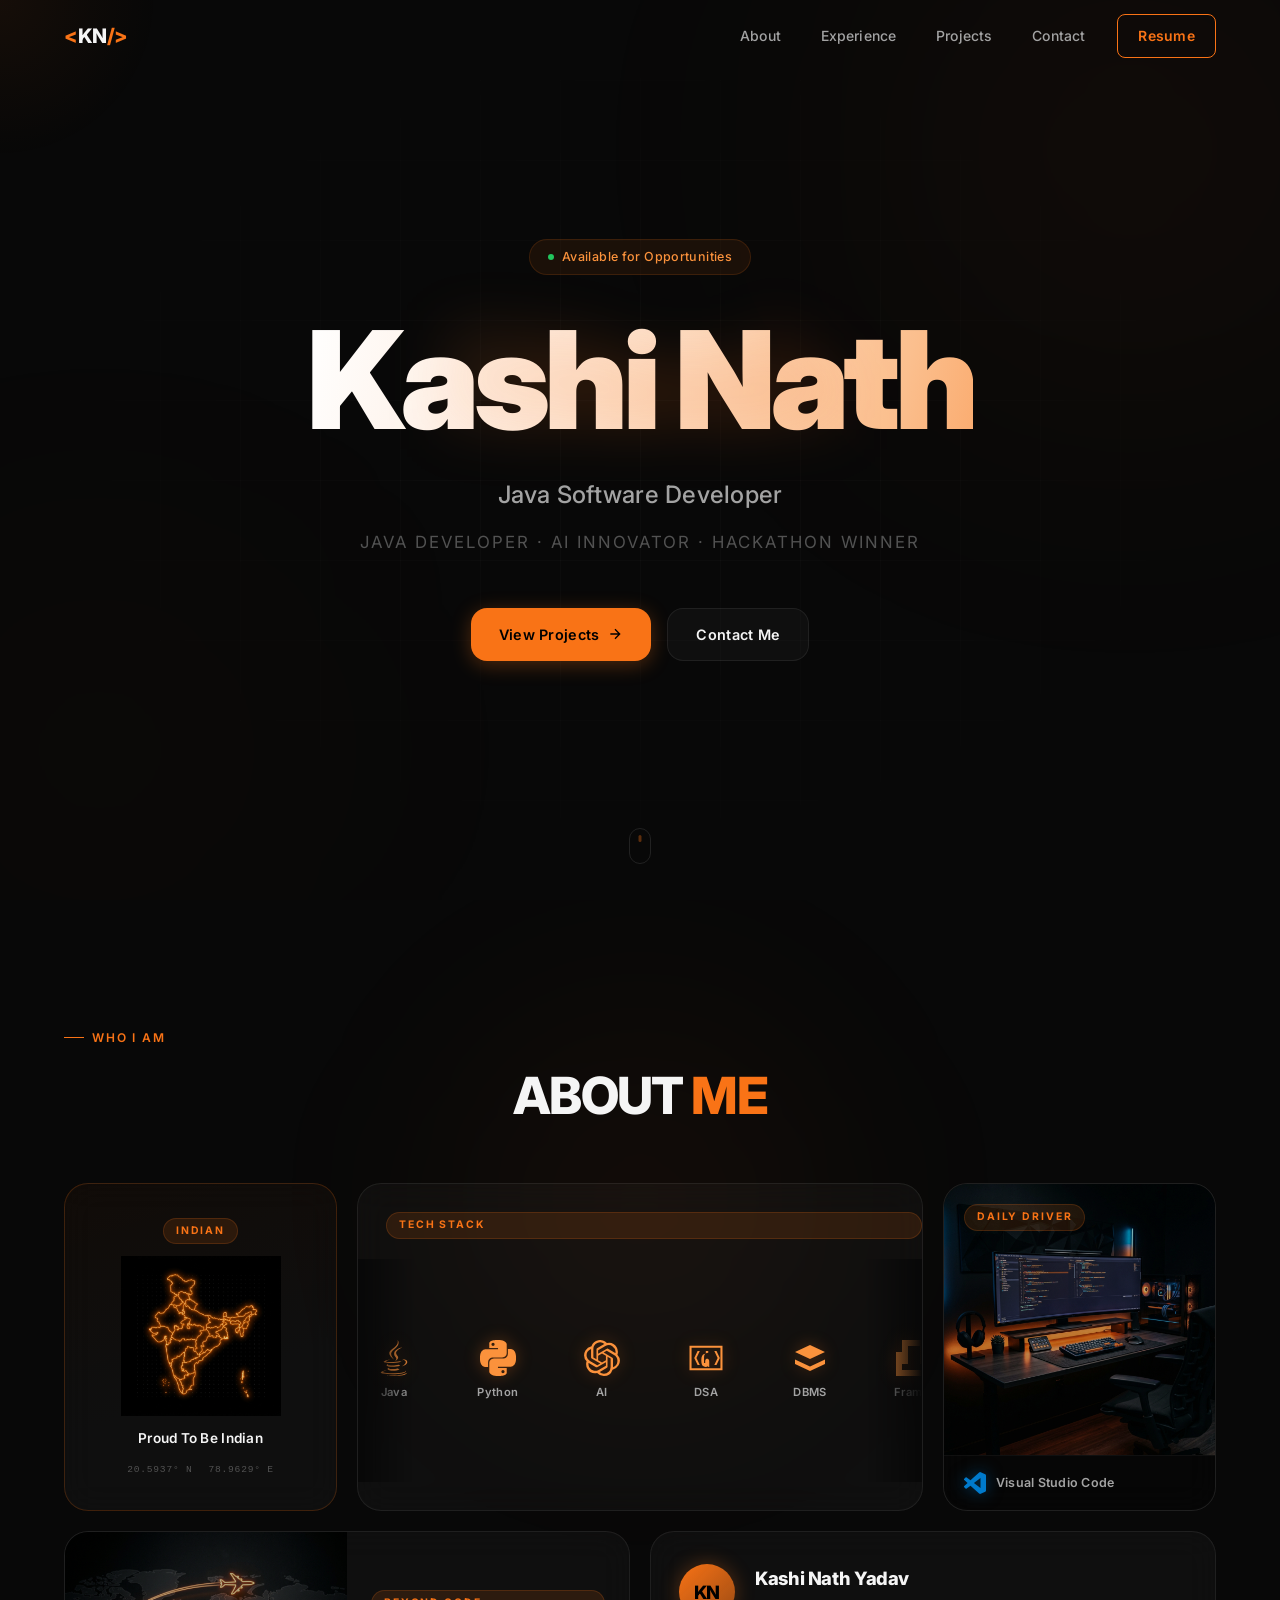
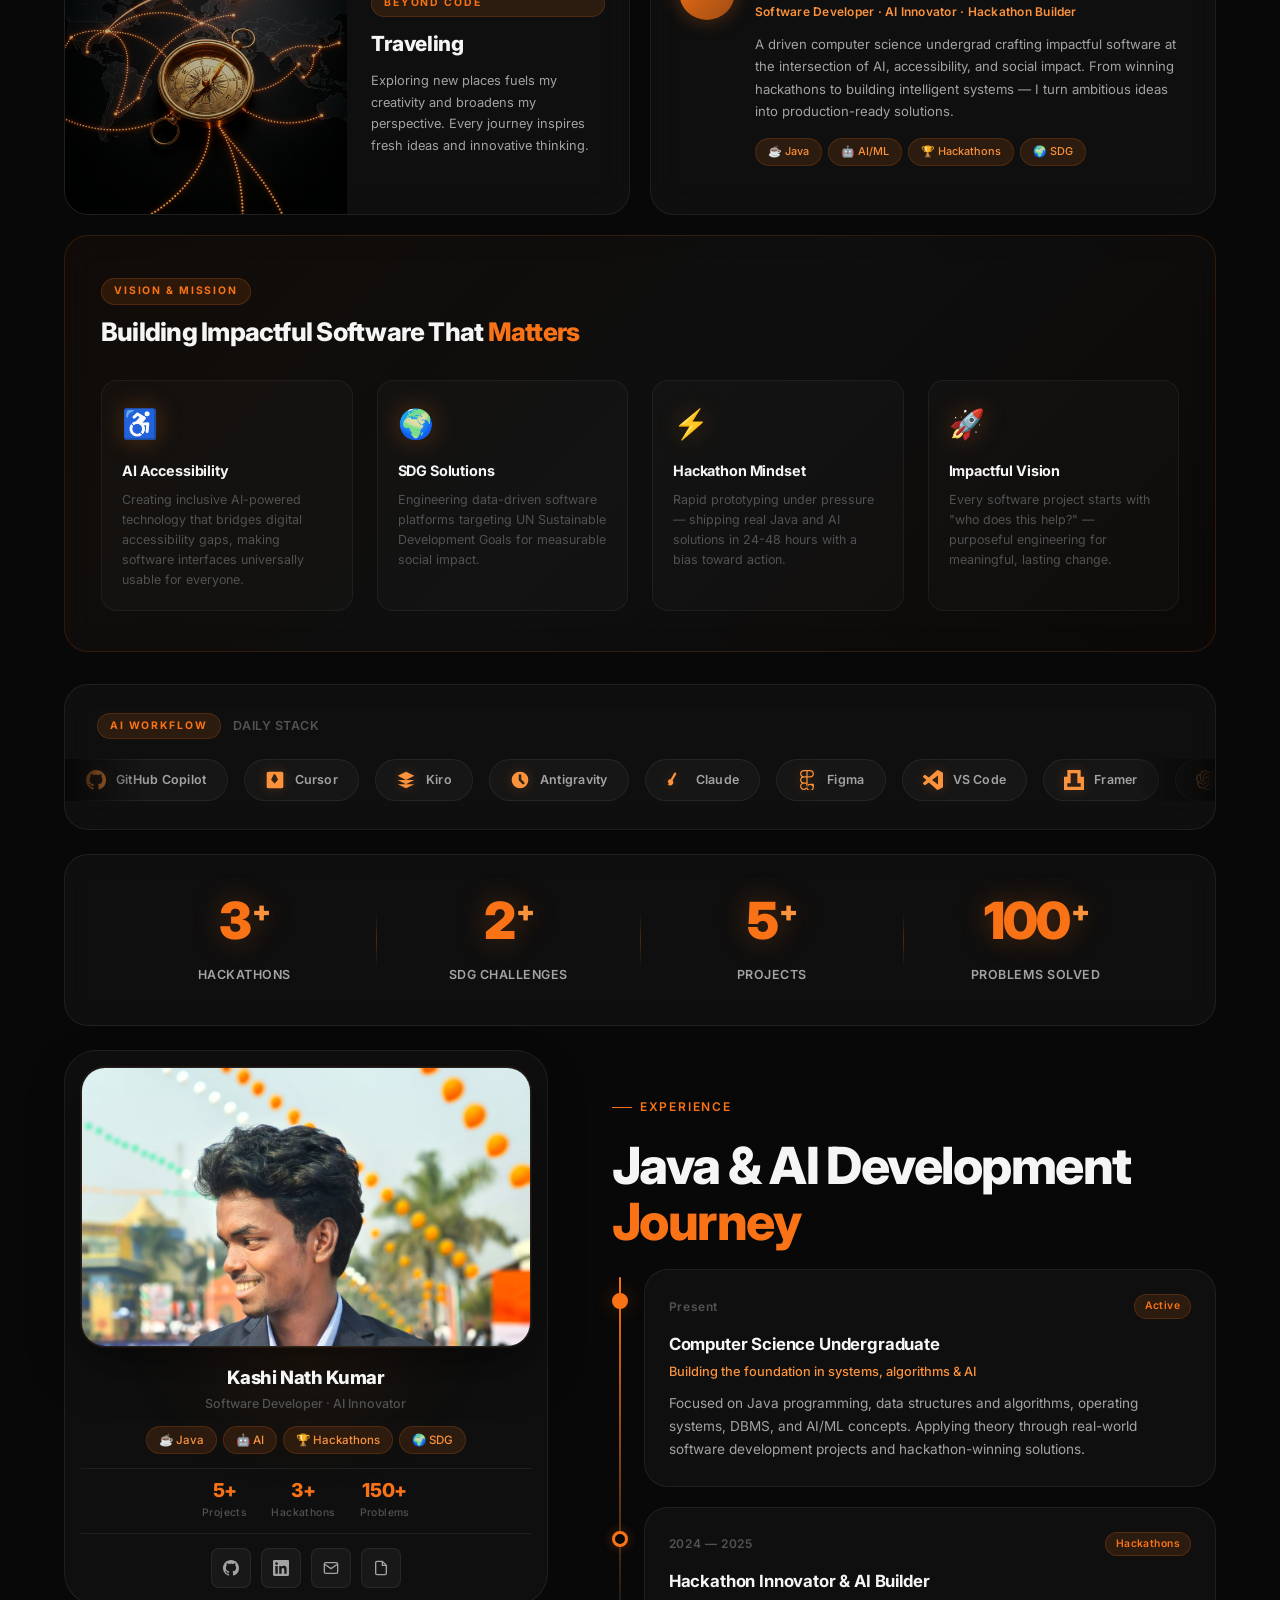
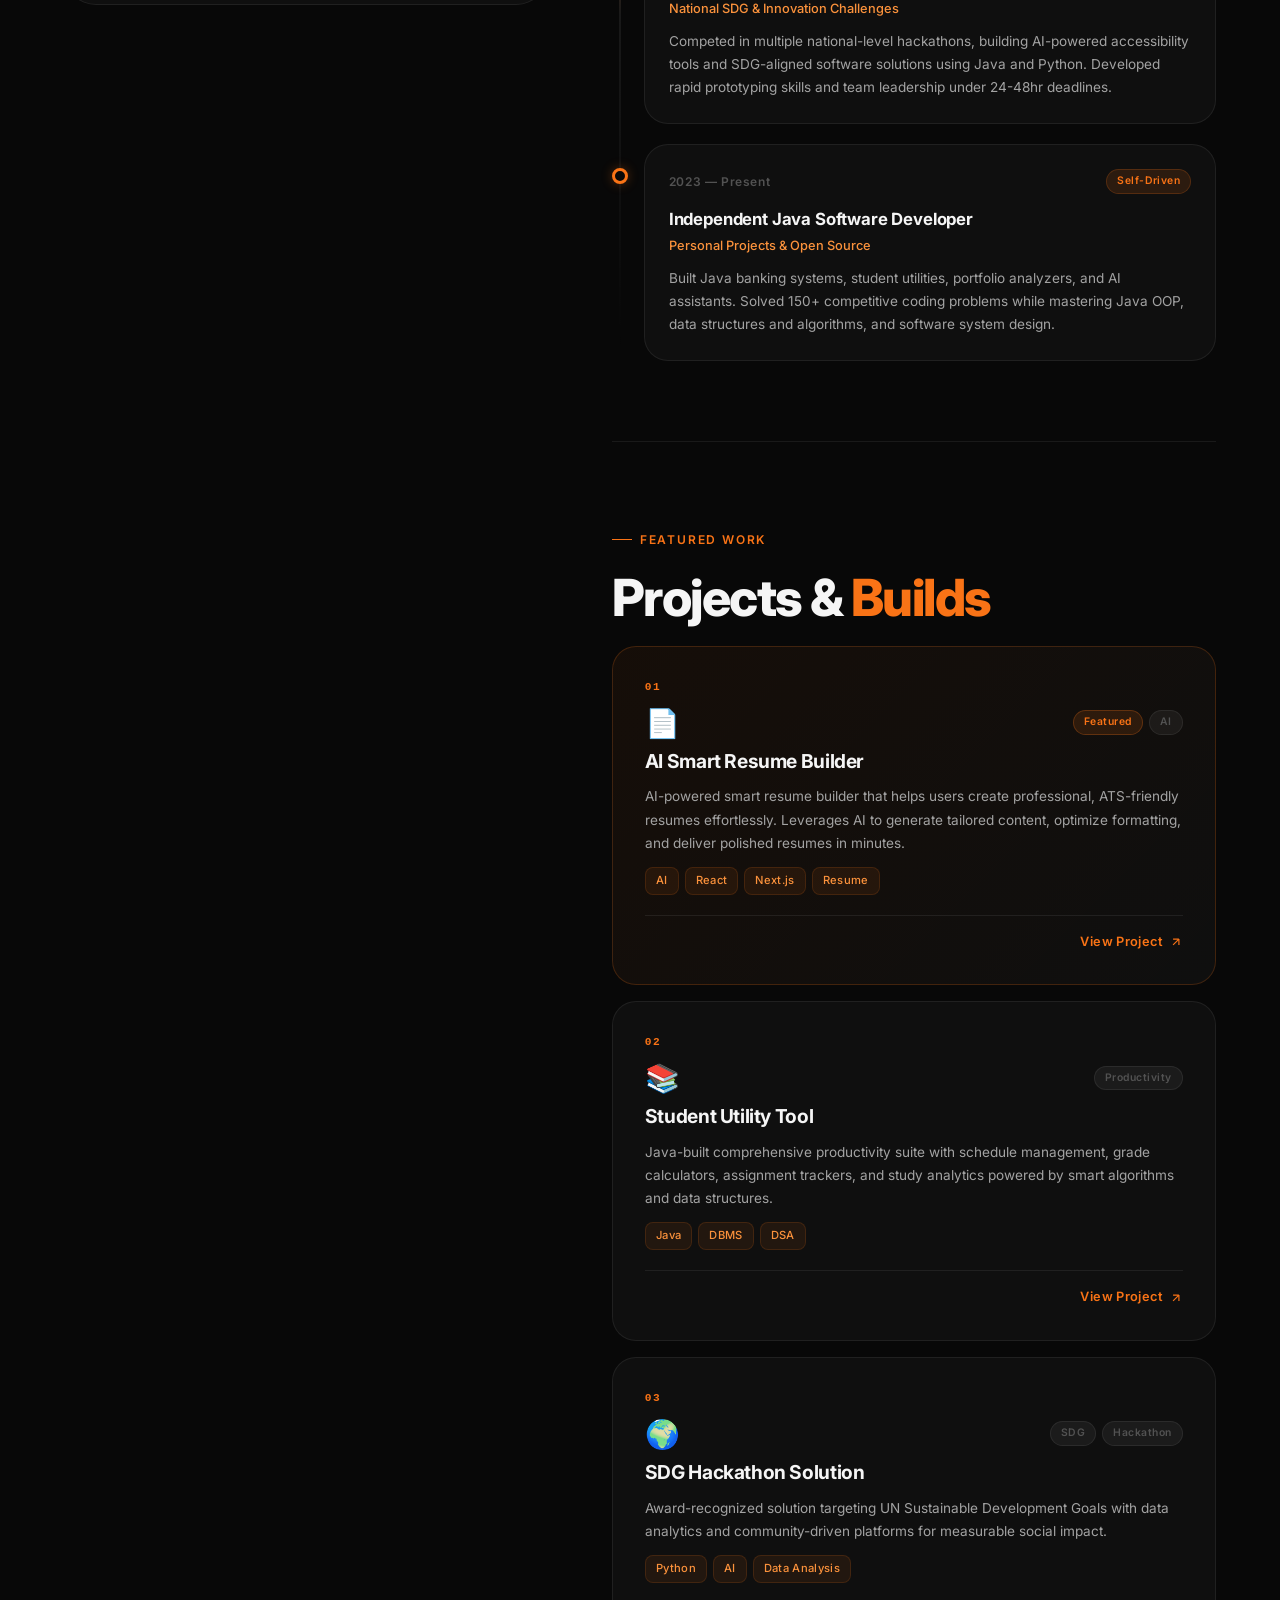
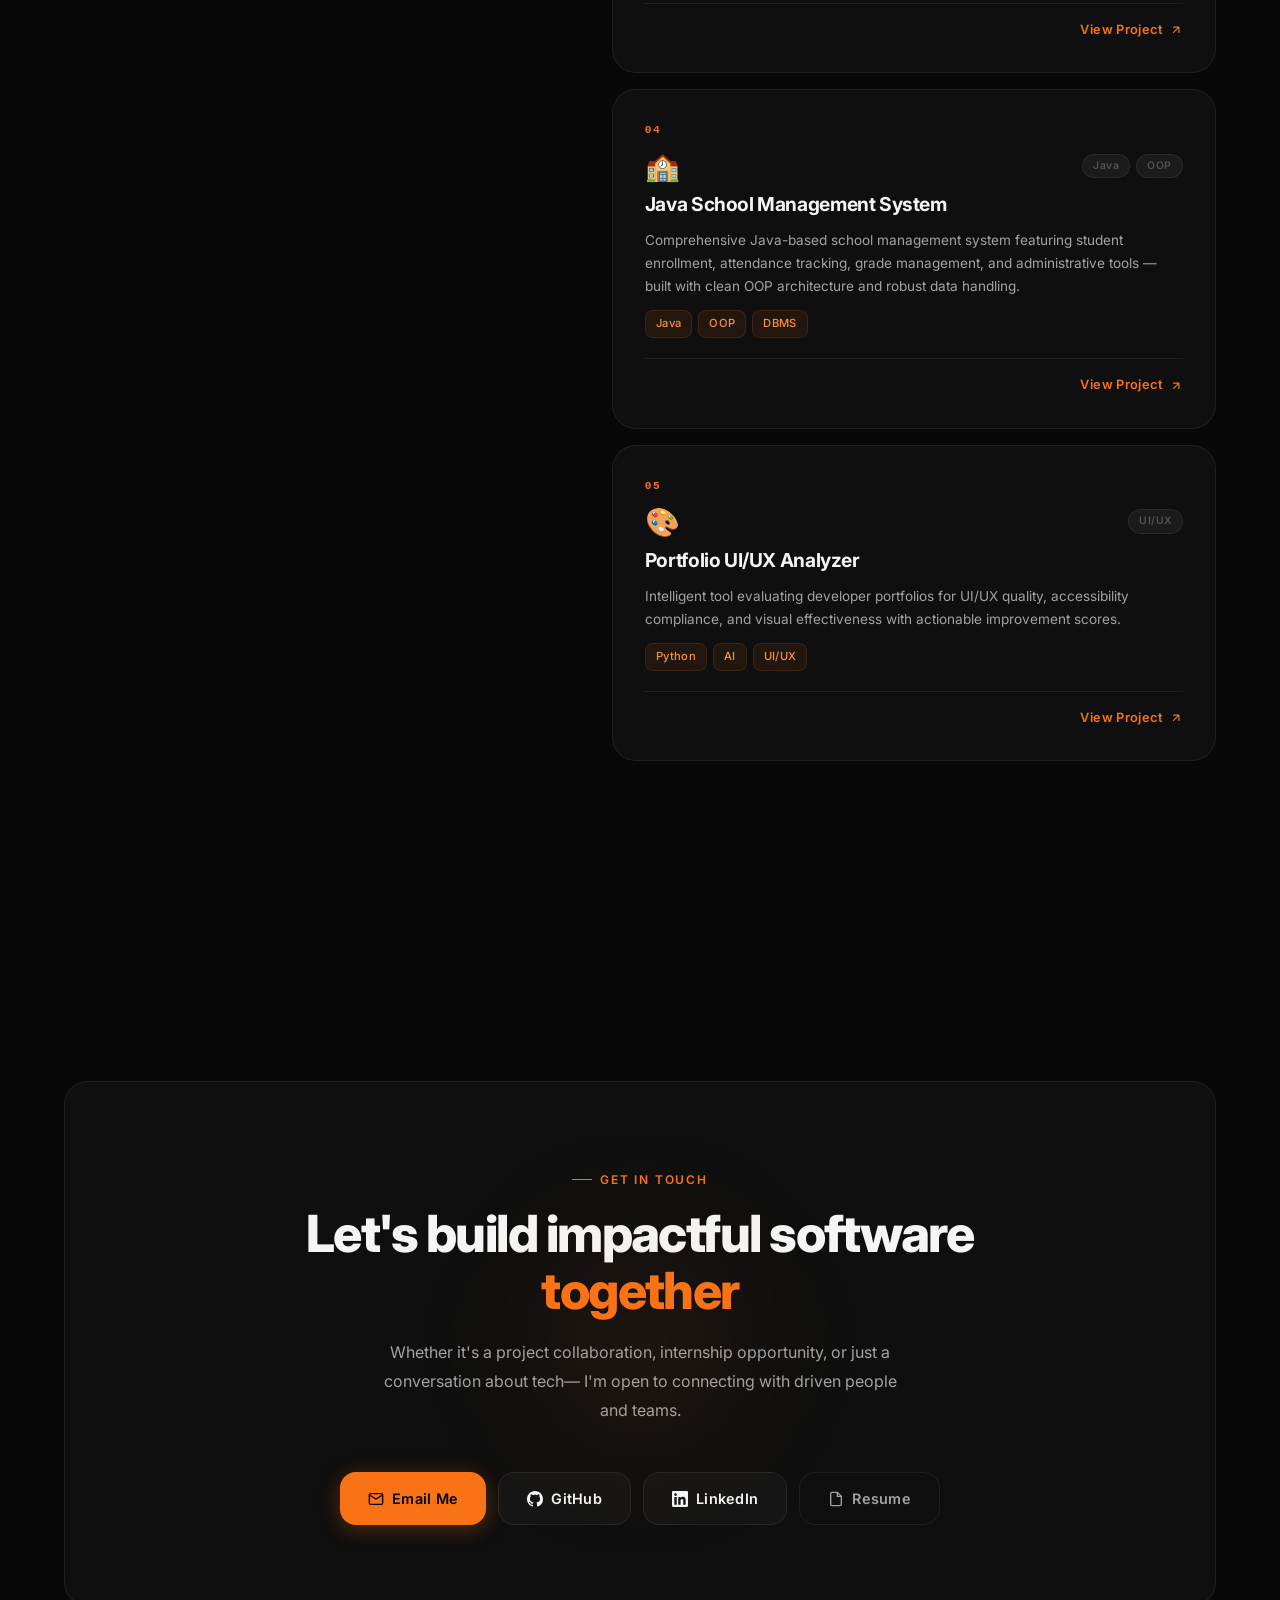
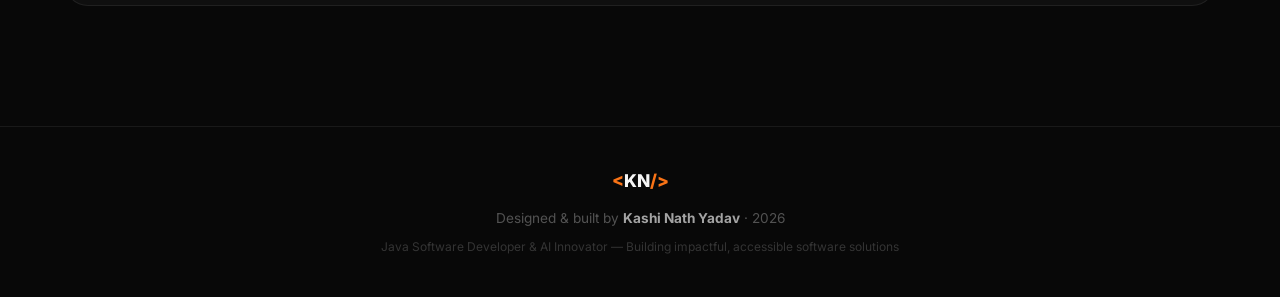
<file: index.html>
<!DOCTYPE html>
<html lang="en">

<head>
  <meta charset="UTF-8" />
  <meta name="viewport" content="width=device-width, initial-scale=1.0" />
  <title>Kashi Nath Yadav | Java Developer & AI Innovator | Software Developer Portfolio</title>
  <meta name="description"
    content="Kashi Nath Yadav — Java software developer and AI innovator. Explore projects in Java, Python, AI/ML, data structures & algorithms. Hackathon winner building accessible, impactful software solutions." />
  <meta name="keywords" content="Kashi Nath Yadav, Kashi, KashiNath, Kashi Nath, Kashi nath, kashi nath, kashinath, Kashi Nath Yadav, Kashi, Ritesh, 
  Java Developer, Software Developer, AI Developer, AI Innovator, Machine Learning, Hackathon Winner, Portfolio, Python Developer, DSA, Data Structures and Algorithms, Accessibility, SDG, Java Projects, Software Engineer" />
  <meta name="author" content="Kashi Nath Yadav" />
  <meta name="robots" content="index, follow, max-snippet:-1, max-image-preview:large, max-video-preview:-1" />
  <meta name="theme-color" content="#080808" />
  <meta name="color-scheme" content="dark" />
  <meta name="google-site-verification" content="wxMZhjK7-EI29DAdAIUgyxC3kXreal9SqRZA3u61YDM" />
  <link rel="canonical" href="https://kashinathyadav.dev/" />

  <!-- Open Graph / Facebook -->
  <meta property="og:type" content="website" />
  <meta property="og:url" content="https://kashinathyadav.dev/" />
  <meta property="og:title" content="Kashi Nath Yadav — Java Developer & AI Innovator" />
  <meta property="og:description" content="Java software developer and AI innovator building accessible, hackathon-winning solutions. Explore Java projects, AI tools, and software development experience." />
  <meta property="og:image" content="https://kashinathyadav.dev/me.jpeg" />
  <meta property="og:image:width" content="500" />
  <meta property="og:image:height" content="500" />
  <meta property="og:image:alt" content="Kashi Nath Yadav — Java Developer and AI Innovator" />
  <meta property="og:site_name" content="Kashi Nath Yadav Portfolio" />
  <meta property="og:locale" content="en_US" />

  <!-- Twitter Card -->
  <meta name="twitter:card" content="summary_large_image" />
  <meta name="twitter:title" content="Kashi Nath Yadav — Java Developer & AI Innovator" />
  <meta name="twitter:description" content="Java software developer and AI innovator building accessible, hackathon-winning solutions. Explore projects and experience." />
  <meta name="twitter:image" content="https://kashinathyadav.dev/me.jpeg" />
  <meta name="twitter:image:alt" content="Kashi Nath Yadav — Java Developer and AI Innovator" />

  <!-- Preconnect & Fonts -->
  <link rel="preconnect" href="https://fonts.googleapis.com" />
  <link rel="preconnect" href="https://fonts.gstatic.com" crossorigin />
  <link href="https://fonts.googleapis.com/css2?family=Inter:wght@300;400;500;600;700;800;900&display=swap"
    rel="stylesheet" />

  <!-- Preload critical resources -->
  <link rel="preload" href="style.css" as="style" />
  <link rel="preload" href="me.jpeg" as="image" type="image/jpeg" />
  <link rel="stylesheet" href="style.css" />

  <!-- Structured Data: Person (JSON-LD) -->
  <script type="application/ld+json">
  {
    "@context": "https://schema.org",
    "@type": "Person",
    "name": "Kashi Nath Yadav",
    "alternateName": "Kashi Nath Kumar",
    "url": "https://kashinathyadav.dev/",
    "image": {
      "@type": "ImageObject",
      "url": "https://kashinathyadav.dev/me.jpeg",
      "width": 500,
      "height": 500
    },
    "jobTitle": "Java Software Developer",
    "description": "Java software developer and AI innovator specializing in accessible technology, hackathon solutions, and impactful software. Skilled in Java, Python, AI/ML, DSA, and software system design.",
    "knowsAbout": ["Java Programming", "Python Programming", "Artificial Intelligence", "Machine Learning", "Data Structures and Algorithms", "Software Development", "Object-Oriented Programming", "UI/UX Design", "Database Management Systems", "Hackathon Development"],
    "knowsLanguage": ["English", "Hindi"],
    "sameAs": [
      "https://github.com/kashiyadav30911",
      "https://www.linkedin.com/in/kashi-nath-kumar-7b9166383/"
    ],
    "email": "mailto:riteshkumar30911@gmail.com",
    "alumniOf": {
      "@type": "EducationalOrganization",
      "name": "University"
    },
    "nationality": {
      "@type": "Country",
      "name": "India"
    }
  }
  </script>

  <!-- Structured Data: BreadcrumbList (JSON-LD) -->
  <script type="application/ld+json">
  {
    "@context": "https://schema.org",
    "@type": "BreadcrumbList",
    "itemListElement": [
      {
        "@type": "ListItem",
        "position": 1,
        "name": "Home",
        "item": "https://kashinathyadav.dev/"
      },
      {
        "@type": "ListItem",
        "position": 2,
        "name": "About",
        "item": "https://kashinathyadav.dev/#about"
      },
      {
        "@type": "ListItem",
        "position": 3,
        "name": "Experience",
        "item": "https://kashinathyadav.dev/#experience"
      },
      {
        "@type": "ListItem",
        "position": 4,
        "name": "Projects",
        "item": "https://kashinathyadav.dev/#projects"
      },
      {
        "@type": "ListItem",
        "position": 5,
        "name": "Contact",
        "item": "https://kashinathyadav.dev/#contact"
      }
    ]
  }
  </script>

  <!-- Structured Data: WebSite (JSON-LD) -->
  <script type="application/ld+json">
  {
    "@context": "https://schema.org",
    "@type": "WebSite",
    "name": "Kashi Nath Yadav Portfolio",
    "url": "https://kashinathyadav.dev/",
    "description": "Portfolio website of Kashi Nath Yadav — Java Software Developer and AI Innovator",
    "author": {
      "@type": "Person",
      "name": "Kashi Nath Yadav"
    }
  }
  </script>
</head>

<body>
  <noscript>
    <div style="text-align: center; padding: 20px; background: #ff0000; color: #fff;">
      This website requires JavaScript to function properly. Please enable JavaScript in your browser settings.
    </div>
  </noscript>

  <!-- Skip to main content link for accessibility -->
  <a href="#home" class="skip-to-main" id="skipToMain">Skip to main content</a>

  <!-- ===== HEADER (Semantic Wrapper) ===== -->
  <header>

  <!-- ===== NAVBAR ===== -->
  <nav class="navbar" id="navbar" role="navigation" aria-label="Primary navigation">
    <div class="nav-container">
      <a href="#home" class="nav-logo" aria-label="Kashi Nath Yadav — Home">
        <span class="logo-bracket" aria-hidden="true">&lt;</span>KN<span class="logo-bracket" aria-hidden="true">/&gt;</span>
      </a>
      <div class="nav-links" id="navLinks" role="menubar">
        <a href="#about" class="nav-link" role="menuitem">About</a>
        <a href="#experience" class="nav-link" role="menuitem">Experience</a>
        <a href="#projects" class="nav-link" role="menuitem">Projects</a>
        <a href="#contact" class="nav-link" role="menuitem">Contact</a>
        <a href="resume.pdf" class="nav-cta" target="_blank" rel="noopener noreferrer" id="resumeNavBtn" role="menuitem" aria-label="Download Kashi Nath Yadav's resume (PDF)">Resume</a>
      </div>
      <button class="hamburger" id="hamburger" aria-label="Toggle navigation menu" aria-expanded="false" aria-controls="navLinks">
        <span aria-hidden="true"></span><span aria-hidden="true"></span><span aria-hidden="true"></span>
      </button>
    </div>
  </nav>
  </header>

  <main>

  <!-- ===== HERO SECTION ===== -->
  <section class="hero" id="home" aria-label="Welcome — Kashi Nath Yadav, Java Software Developer and AI Innovator">
    <div class="hero-bg-grid" aria-hidden="true"></div>
    <div class="hero-glow hero-glow-1" aria-hidden="true"></div>
    <div class="hero-glow hero-glow-2" aria-hidden="true"></div>
    <div class="hero-center">
      <div class="hero-badge hero-anim" style="--delay: 0s" role="status">
        <span class="badge-dot" aria-hidden="true"></span>
        Available for Opportunities
      </div>
      <h1 class="hero-name hero-anim" style="--delay: 0.12s">Kashi Nath</h1>
      <p class="hero-subtitle hero-anim" style="--delay: 0.24s">Java Software Developer</p>
      <p class="hero-tagline hero-anim" style="--delay: 0.36s">Java Developer &middot; AI Innovator &middot; Hackathon Winner</p>
      <div class="hero-cta hero-anim" style="--delay: 0.48s">
        <a href="#projects" class="btn btn-primary magnetic-btn" id="viewProjectsBtn">
          <span>View Projects</span>
          <svg viewBox="0 0 24 24" fill="none" stroke="currentColor" stroke-width="2" aria-hidden="true">
            <path d="M5 12h14M12 5l7 7-7 7" />
          </svg>
        </a>
        <a href="#contact" class="btn btn-secondary magnetic-btn" id="contactBtn">Contact Me</a>
      </div>
    </div>
    <div class="scroll-indicator" aria-hidden="true">
      <div class="scroll-wheel"></div>
    </div>
  </section>

  <!-- ===== ABOUT ME BENTO GRID ===== -->
  <section class="about-bento section" id="about" aria-label="About Kashi Nath Yadav — Java developer, AI innovator, and hackathon winner">
    <div class="container">
      <div class="section-label reveal-up">Who I Am</div>
      <h2 class="section-title reveal-up">ABOUT <span class="title-accent">ME</span></h2>

      <div class="bento-grid">

        <!-- Card 1: India Identity -->
        <div class="bento-card bento-india reveal-up" id="bentoIndia">
          <div class="bento-card-glow"></div>
          <span class="bento-label">INDIAN</span>
          <div class="bento-india-map">
            <img src="india-map.png" alt="Map of India highlighting Kashi Nath Yadav's origin as a proud Indian software developer" width="400" height="400" loading="lazy" />
          </div>
          <p class="bento-india-text">Proud To Be Indian</p>
          <div class="bento-india-coords">
            <span>20.5937° N</span>
            <span>78.9629° E</span>
          </div>
        </div>

        <!-- Card 2: Moving Skills Marquee -->
        <div class="bento-card bento-skills reveal-up" id="bentoSkills">
          <div class="bento-card-glow"></div>
          <span class="bento-label">TECH STACK</span>
          <div class="bento-marquee-wrap">
            <div class="bento-marquee-track">
              <!-- First set -->
              <div class="marquee-item">
                <svg viewBox="0 0 24 24" fill="currentColor"><path d="M8.851 18.56s-.917.534.653.714c1.902.218 2.874.187 4.969-.211 0 0 .552.346 1.321.646-4.699 2.013-10.633-.118-6.943-1.149M8.276 15.933s-1.028.761.542.924c2.032.209 3.636.227 6.413-.308 0 0 .384.389.987.602-5.679 1.661-12.007.13-7.942-1.218M13.116 11.475c1.158 1.333-.304 2.533-.304 2.533s2.939-1.518 1.589-3.418c-1.261-1.772-2.228-2.652 3.007-5.688 0 0-8.216 2.051-4.292 6.573M19.33 20.504s.679.559-.747.991c-2.712.822-11.288 1.069-13.669.033-.856-.373.75-.89 1.254-.998.527-.114.828-.093.828-.093-.953-.671-6.156 1.317-2.643 1.887 9.58 1.553 17.462-.7 14.977-1.82M9.292 13.21s-4.362 1.036-1.544 1.412c1.189.159 3.561.123 5.77-.062 1.806-.152 3.618-.477 3.618-.477s-.637.272-1.098.587c-4.429 1.165-12.986.623-10.522-.569 2.082-1.006 3.776-.891 3.776-.891M17.116 17.584c4.503-2.34 2.421-4.589.968-4.285-.356.074-.515.138-.515.138s.132-.207.385-.297c2.875-1.011 5.086 2.981-.929 4.562 0 0 .07-.062.091-.118"/><path d="M14.401 0s2.494 2.494-2.365 6.33c-3.896 3.077-.889 4.832 0 6.836-2.274-2.053-3.943-3.858-2.824-5.539 1.644-2.469 6.197-3.665 5.189-7.627M9.734 23.924c4.322.277 10.959-.154 11.116-2.198 0 0-.302.775-3.572 1.391-3.688.694-8.239.613-10.937.168 0 0 .553.457 3.393.639"/></svg>
                <span>Java</span>
              </div>
              <div class="marquee-item">
                <svg viewBox="0 0 24 24" fill="currentColor"><path d="M14.25.18l.9.2.73.26.59.3.45.32.34.34.25.34.16.33.1.3.04.26.02.2-.01.13V8.5l-.05.63-.13.55-.21.46-.26.38-.3.31-.33.25-.35.19-.35.14-.33.1-.3.07-.26.04-.21.02H8.77l-.69.05-.59.14-.5.22-.41.27-.33.32-.27.35-.2.36-.15.37-.1.35-.07.32-.04.27-.02.21v3.06H3.17l-.21-.03-.28-.07-.32-.12-.35-.18-.36-.26-.36-.36-.35-.46-.32-.59-.28-.73-.21-.88-.14-1.05-.05-1.23.06-1.22.16-1.04.24-.87.32-.71.36-.57.4-.44.42-.33.42-.24.4-.16.36-.1.32-.05.24-.01h.16l.06.01h8.16v-.83H6.18l-.01-2.75-.02-.37.05-.34.11-.31.17-.28.25-.26.31-.23.38-.2.44-.18.51-.15.58-.12.64-.1.71-.06.77-.04.84-.02 1.27.05zm-6.3 1.98l-.23.33-.08.41.08.41.23.34.33.22.41.09.41-.09.33-.22.23-.34.08-.41-.08-.41-.23-.33-.33-.22-.41-.09-.41.09zm13.09 3.95l.28.06.32.12.35.18.36.27.36.35.35.47.32.59.28.73.21.88.14 1.04.05 1.23-.06 1.23-.16 1.04-.24.86-.32.71-.36.57-.4.45-.42.33-.42.24-.4.16-.36.09-.32.05-.24.02-.16-.01h-8.22v.82h5.84l.01 2.76.02.36-.05.34-.11.31-.17.29-.25.25-.31.24-.38.2-.44.17-.51.15-.58.13-.64.09-.71.07-.77.04-.84.01-1.27-.04-1.07-.14-.9-.2-.73-.25-.59-.3-.45-.33-.34-.34-.25-.34-.16-.33-.1-.3-.04-.25-.02-.2.01-.13v-5.34l.05-.64.13-.54.21-.46.26-.38.3-.32.33-.24.35-.2.35-.14.33-.1.3-.06.26-.04.21-.02.13-.01h5.84l.69-.05.59-.14.5-.21.41-.28.33-.32.27-.35.2-.36.15-.36.1-.35.07-.32.04-.28.02-.21V6.07h2.09l.14.01zm-6.47 14.25l-.23.33-.08.41.08.41.23.33.33.23.41.08.41-.08.33-.23.23-.33.08-.41-.08-.41-.23-.33-.33-.23-.41-.08-.41.08z"/></svg>
                <span>Python</span>
              </div>
              <div class="marquee-item">
                <svg viewBox="0 0 24 24" fill="currentColor"><path d="M22.282 9.821a5.985 5.985 0 0 0-.516-4.91 6.046 6.046 0 0 0-6.51-2.9A6.065 6.065 0 0 0 4.981 4.18a5.985 5.985 0 0 0-3.998 2.9 6.046 6.046 0 0 0 .743 7.097 5.98 5.98 0 0 0 .51 4.911 6.051 6.051 0 0 0 6.515 2.9A5.985 5.985 0 0 0 13.26 24a6.056 6.056 0 0 0 5.772-4.206 5.99 5.99 0 0 0 3.997-2.9 6.056 6.056 0 0 0-.747-7.073zM13.26 22.43a4.476 4.476 0 0 1-2.876-1.04l.141-.081 4.779-2.758a.795.795 0 0 0 .392-.681v-6.737l2.02 1.168a.071.071 0 0 1 .038.052v5.583a4.504 4.504 0 0 1-4.494 4.494zM3.6 18.304a4.47 4.47 0 0 1-.535-3.014l.142.085 4.783 2.759a.771.771 0 0 0 .78 0l5.843-3.369v2.332a.08.08 0 0 1-.033.062L9.74 19.95a4.5 4.5 0 0 1-6.14-1.646zM2.34 7.896a4.485 4.485 0 0 1 2.366-1.973V11.6a.766.766 0 0 0 .388.676l5.815 3.355-2.02 1.168a.076.076 0 0 1-.071 0l-4.83-2.786A4.504 4.504 0 0 1 2.34 7.872zm16.597 3.855l-5.833-3.387L15.119 7.2a.076.076 0 0 1 .071 0l4.83 2.791a4.494 4.494 0 0 1-.676 8.105v-5.678a.79.79 0 0 0-.407-.667zm2.01-3.023l-.141-.085-4.774-2.782a.776.776 0 0 0-.785 0L9.409 9.23V6.897a.066.066 0 0 1 .028-.061l4.83-2.787a4.5 4.5 0 0 1 6.68 4.66zm-12.64 4.135l-2.02-1.164a.08.08 0 0 1-.038-.057V6.075a4.5 4.5 0 0 1 7.375-3.453l-.142.08L8.704 5.46a.795.795 0 0 0-.393.681zm1.097-2.365l2.602-1.5 2.607 1.5v2.999l-2.597 1.5-2.607-1.5z"/></svg>
                <span>AI</span>
              </div>
              <div class="marquee-item">
                <svg viewBox="0 0 24 24" fill="currentColor"><path d="M1 3.804v16.392h22V3.804H1zm1.383 1.383h19.234v13.626H2.383V5.187zM6.39 7.3L4.16 12l2.23 4.7h1.478L5.64 12l2.229-4.7H6.39zm5.493 0v1.63c-.718.1-1.322.367-1.81.804-.488.436-.826 1.012-1.013 1.727-.126.48-.19 1.238-.19 2.273 0 1.12.133 1.974.4 2.56.267.588.63 1.01 1.09 1.267.46.258.95.386 1.472.386.49 0 .963-.136 1.417-.41L13.7 18h.477v-2.607c0-.994-.043-1.637-.127-1.93-.085-.293-.224-.52-.415-.68-.192-.16-.477-.24-.856-.24-.35 0-.636.084-.857.253a1.14 1.14 0 00-.37.626c-.062.24-.093.723-.093 1.45v.437h-.753l-.007-3.01c0-1.18.103-1.99.31-2.427.207-.438.52-.774.94-1.01a3.135 3.135 0 011.55-.395v-1.17H11.883zm5.638 0l2.228 4.7L17.52 16.7h1.478L21.24 12l-2.243-4.7h-1.476z"/></svg>
                <span>DSA</span>
              </div>
              <div class="marquee-item">
                <svg viewBox="0 0 24 24" fill="currentColor"><path d="M12 3.27L2 8l10 4.73L22 8 12 3.27zM2 16l10 4.73L22 16v-3l-10 4.73L2 13v3z"/></svg>
                <span>DBMS</span>
              </div>
              <div class="marquee-item">
                <svg viewBox="0 0 24 24" fill="currentColor"><path d="M4 0h16v8h-4V4H8v4H4V0zM0 8h8v8H4v4h16v-4h-4V8h8v16H0V8z"/></svg>
                <span>Framer</span>
              </div>
              <div class="marquee-item">
                <svg viewBox="0 0 24 24" fill="currentColor"><path d="M12 2C6.48 2 2 6.48 2 12s4.48 10 10 10 10-4.48 10-10S17.52 2 12 2zm-2 15l-5-5 1.41-1.41L10 14.17l7.59-7.59L19 8l-9 9z"/></svg>
                <span>UI/UX</span>
              </div>
              <!-- Duplicate for seamless loop -->
              <div class="marquee-item">
                <svg viewBox="0 0 24 24" fill="currentColor"><path d="M8.851 18.56s-.917.534.653.714c1.902.218 2.874.187 4.969-.211 0 0 .552.346 1.321.646-4.699 2.013-10.633-.118-6.943-1.149M8.276 15.933s-1.028.761.542.924c2.032.209 3.636.227 6.413-.308 0 0 .384.389.987.602-5.679 1.661-12.007.13-7.942-1.218M13.116 11.475c1.158 1.333-.304 2.533-.304 2.533s2.939-1.518 1.589-3.418c-1.261-1.772-2.228-2.652 3.007-5.688 0 0-8.216 2.051-4.292 6.573M19.33 20.504s.679.559-.747.991c-2.712.822-11.288 1.069-13.669.033-.856-.373.75-.89 1.254-.998.527-.114.828-.093.828-.093-.953-.671-6.156 1.317-2.643 1.887 9.58 1.553 17.462-.7 14.977-1.82M9.292 13.21s-4.362 1.036-1.544 1.412c1.189.159 3.561.123 5.77-.062 1.806-.152 3.618-.477 3.618-.477s-.637.272-1.098.587c-4.429 1.165-12.986.623-10.522-.569 2.082-1.006 3.776-.891 3.776-.891M17.116 17.584c4.503-2.34 2.421-4.589.968-4.285-.356.074-.515.138-.515.138s.132-.207.385-.297c2.875-1.011 5.086 2.981-.929 4.562 0 0 .07-.062.091-.118"/><path d="M14.401 0s2.494 2.494-2.365 6.33c-3.896 3.077-.889 4.832 0 6.836-2.274-2.053-3.943-3.858-2.824-5.539 1.644-2.469 6.197-3.665 5.189-7.627M9.734 23.924c4.322.277 10.959-.154 11.116-2.198 0 0-.302.775-3.572 1.391-3.688.694-8.239.613-10.937.168 0 0 .553.457 3.393.639"/></svg>
                <span>Java</span>
              </div>
              <div class="marquee-item">
                <svg viewBox="0 0 24 24" fill="currentColor"><path d="M14.25.18l.9.2.73.26.59.3.45.32.34.34.25.34.16.33.1.3.04.26.02.2-.01.13V8.5l-.05.63-.13.55-.21.46-.26.38-.3.31-.33.25-.35.19-.35.14-.33.1-.3.07-.26.04-.21.02H8.77l-.69.05-.59.14-.5.22-.41.27-.33.32-.27.35-.2.36-.15.37-.1.35-.07.32-.04.27-.02.21v3.06H3.17l-.21-.03-.28-.07-.32-.12-.35-.18-.36-.26-.36-.36-.35-.46-.32-.59-.28-.73-.21-.88-.14-1.05-.05-1.23.06-1.22.16-1.04.24-.87.32-.71.36-.57.4-.44.42-.33.42-.24.4-.16.36-.1.32-.05.24-.01h.16l.06.01h8.16v-.83H6.18l-.01-2.75-.02-.37.05-.34.11-.31.17-.28.25-.26.31-.23.38-.2.44-.18.51-.15.58-.12.64-.1.71-.06.77-.04.84-.02 1.27.05zm-6.3 1.98l-.23.33-.08.41.08.41.23.34.33.22.41.09.41-.09.33-.22.23-.34.08-.41-.08-.41-.23-.33-.33-.22-.41-.09-.41.09zm13.09 3.95l.28.06.32.12.35.18.36.27.36.35.35.47.32.59.28.73.21.88.14 1.04.05 1.23-.06 1.23-.16 1.04-.24.86-.32.71-.36.57-.4.45-.42.33-.42.24-.4.16-.36.09-.32.05-.24.02-.16-.01h-8.22v.82h5.84l.01 2.76.02.36-.05.34-.11.31-.17.29-.25.25-.31.24-.38.2-.44.17-.51.15-.58.13-.64.09-.71.07-.77.04-.84.01-1.27-.04-1.07-.14-.9-.2-.73-.25-.59-.3-.45-.33-.34-.34-.25-.34-.16-.33-.1-.3-.04-.25-.02-.2.01-.13v-5.34l.05-.64.13-.54.21-.46.26-.38.3-.32.33-.24.35-.2.35-.14.33-.1.3-.06.26-.04.21-.02.13-.01h5.84l.69-.05.59-.14.5-.21.41-.28.33-.32.27-.35.2-.36.15-.36.1-.35.07-.32.04-.28.02-.21V6.07h2.09l.14.01zm-6.47 14.25l-.23.33-.08.41.08.41.23.33.33.23.41.08.41-.08.33-.23.23-.33.08-.41-.08-.41-.23-.33-.33-.23-.41-.08-.41.08z"/></svg>
                <span>Python</span>
              </div>
              <div class="marquee-item">
                <svg viewBox="0 0 24 24" fill="currentColor"><path d="M22.282 9.821a5.985 5.985 0 0 0-.516-4.91 6.046 6.046 0 0 0-6.51-2.9A6.065 6.065 0 0 0 4.981 4.18a5.985 5.985 0 0 0-3.998 2.9 6.046 6.046 0 0 0 .743 7.097 5.98 5.98 0 0 0 .51 4.911 6.051 6.051 0 0 0 6.515 2.9A5.985 5.985 0 0 0 13.26 24a6.056 6.056 0 0 0 5.772-4.206 5.99 5.99 0 0 0 3.997-2.9 6.056 6.056 0 0 0-.747-7.073zM13.26 22.43a4.476 4.476 0 0 1-2.876-1.04l.141-.081 4.779-2.758a.795.795 0 0 0 .392-.681v-6.737l2.02 1.168a.071.071 0 0 1 .038.052v5.583a4.504 4.504 0 0 1-4.494 4.494zM3.6 18.304a4.47 4.47 0 0 1-.535-3.014l.142.085 4.783 2.759a.771.771 0 0 0 .78 0l5.843-3.369v2.332a.08.08 0 0 1-.033.062L9.74 19.95a4.5 4.5 0 0 1-6.14-1.646zM2.34 7.896a4.485 4.485 0 0 1 2.366-1.973V11.6a.766.766 0 0 0 .388.676l5.815 3.355-2.02 1.168a.076.076 0 0 1-.071 0l-4.83-2.786A4.504 4.504 0 0 1 2.34 7.872zm16.597 3.855l-5.833-3.387L15.119 7.2a.076.076 0 0 1 .071 0l4.83 2.791a4.494 4.494 0 0 1-.676 8.105v-5.678a.79.79 0 0 0-.407-.667zm2.01-3.023l-.141-.085-4.774-2.782a.776.776 0 0 0-.785 0L9.409 9.23V6.897a.066.066 0 0 1 .028-.061l4.83-2.787a4.5 4.5 0 0 1 6.68 4.66zm-12.64 4.135l-2.02-1.164a.08.08 0 0 1-.038-.057V6.075a4.5 4.5 0 0 1 7.375-3.453l-.142.08L8.704 5.46a.795.795 0 0 0-.393.681zm1.097-2.365l2.602-1.5 2.607 1.5v2.999l-2.597 1.5-2.607-1.5z"/></svg>
                <span>AI</span>
              </div>
              <div class="marquee-item">
                <svg viewBox="0 0 24 24" fill="currentColor"><path d="M1 3.804v16.392h22V3.804H1zm1.383 1.383h19.234v13.626H2.383V5.187zM6.39 7.3L4.16 12l2.23 4.7h1.478L5.64 12l2.229-4.7H6.39zm5.493 0v1.63c-.718.1-1.322.367-1.81.804-.488.436-.826 1.012-1.013 1.727-.126.48-.19 1.238-.19 2.273 0 1.12.133 1.974.4 2.56.267.588.63 1.01 1.09 1.267.46.258.95.386 1.472.386.49 0 .963-.136 1.417-.41L13.7 18h.477v-2.607c0-.994-.043-1.637-.127-1.93-.085-.293-.224-.52-.415-.68-.192-.16-.477-.24-.856-.24-.35 0-.636.084-.857.253a1.14 1.14 0 00-.37.626c-.062.24-.093.723-.093 1.45v.437h-.753l-.007-3.01c0-1.18.103-1.99.31-2.427.207-.438.52-.774.94-1.01a3.135 3.135 0 011.55-.395v-1.17H11.883zm5.638 0l2.228 4.7L17.52 16.7h1.478L21.24 12l-2.243-4.7h-1.476z"/></svg>
                <span>DSA</span>
              </div>
              <div class="marquee-item">
                <svg viewBox="0 0 24 24" fill="currentColor"><path d="M12 3.27L2 8l10 4.73L22 8 12 3.27zM2 16l10 4.73L22 16v-3l-10 4.73L2 13v3z"/></svg>
                <span>DBMS</span>
              </div>
              <div class="marquee-item">
                <svg viewBox="0 0 24 24" fill="currentColor"><path d="M4 0h16v8h-4V4H8v4H4V0zM0 8h8v8H4v4h16v-4h-4V8h8v16H0V8z"/></svg>
                <span>Framer</span>
              </div>
              <div class="marquee-item">
                <svg viewBox="0 0 24 24" fill="currentColor"><path d="M12 2C6.48 2 2 6.48 2 12s4.48 10 10 10 10-4.48 10-10S17.52 2 12 2zm-2 15l-5-5 1.41-1.41L10 14.17l7.59-7.59L19 8l-9 9z"/></svg>
                <span>UI/UX</span>
              </div>
            </div>
          </div>
        </div>

        <!-- Card 3: VS Code -->
        <div class="bento-card bento-vscode reveal-up" id="bentoVSCode">
          <div class="bento-card-glow bento-vscode-glow"></div>
          <span class="bento-label">DAILY DRIVER</span>
          <div class="bento-vscode-visual">
            <img src="vscode-workspace.png" alt="Kashi Nath Yadav's Visual Studio Code developer workspace setup for Java and AI development" width="800" height="450" loading="lazy" />
          </div>
          <div class="bento-vscode-info">
            <svg class="bento-vscode-logo" viewBox="0 0 24 24" fill="currentColor">
              <path d="M23.15 2.587L18.21.21a1.494 1.494 0 0 0-1.705.29l-9.46 8.63-4.12-3.128a.999.999 0 0 0-1.276.057L.327 7.261A1 1 0 0 0 .326 8.74L3.899 12 .326 15.26a1 1 0 0 0 .001 1.479L1.65 17.94a.999.999 0 0 0 1.276.057l4.12-3.128 9.46 8.63a1.492 1.492 0 0 0 1.704.29l4.942-2.377A1.5 1.5 0 0 0 24 20.06V3.939a1.5 1.5 0 0 0-.85-1.352zm-5.146 14.861L10.826 12l7.178-5.448v10.896z"/>
            </svg>
            <span>Visual Studio Code</span>
          </div>
        </div>

        <!-- Card 4: Hobby / Travel -->
        <div class="bento-card bento-hobby reveal-up" id="bentoHobby">
          <div class="bento-card-glow"></div>
          <div class="bento-hobby-visual">
            <img src="travel-hobby.png" alt="Travel photography representing Kashi Nath Yadav's hobby of exploring new places for creative inspiration" width="600" height="400" loading="lazy" />
          </div>
          <div class="bento-hobby-content">
            <span class="bento-label">BEYOND CODE</span>
            <h3 class="bento-hobby-title">Traveling</h3>
            <p class="bento-hobby-text">Exploring new places fuels my creativity and broadens my perspective. Every journey inspires fresh ideas and innovative thinking.</p>
          </div>
        </div>

        <!-- Card 5: About Intro -->
        <div class="bento-card bento-intro reveal-up" id="bentoIntro">
          <div class="bento-card-glow"></div>
          <div class="bento-intro-avatar">KN</div>
          <div class="bento-intro-content">
            <h3 class="bento-intro-name">Kashi Nath Yadav</h3>
            <p class="bento-intro-role">Software Developer · AI Innovator · Hackathon Builder</p>
            <p class="bento-intro-bio">A driven computer science undergrad crafting impactful software at the intersection of AI, accessibility, and social impact. From winning hackathons to building intelligent systems — I turn ambitious ideas into production-ready solutions.</p>
            <div class="bento-intro-tags">
              <span>☕ Java</span>
              <span>🤖 AI/ML</span>
              <span>🏆 Hackathons</span>
              <span>🌍 SDG</span>
            </div>
          </div>
        </div>

        <!-- Card 6: Wide Feature Card -->
        <div class="bento-card bento-feature reveal-up" id="bentoFeature">
          <div class="bento-card-glow bento-feature-glow"></div>
          <div class="bento-feature-content">
            <div class="bento-feature-header">
              <span class="bento-label">VISION & MISSION</span>
              <h3 class="bento-feature-title">Building Impactful Software That <span class="title-accent">Matters</span></h3>
            </div>
            <div class="bento-feature-grid">
              <div class="bento-feature-item">
                <div class="bento-feature-icon">♿</div>
                <h4>AI Accessibility</h4>
                <p>Creating inclusive AI-powered technology that bridges digital accessibility gaps, making software interfaces universally usable for everyone.</p>
              </div>
              <div class="bento-feature-item">
                <div class="bento-feature-icon">🌍</div>
                <h4>SDG Solutions</h4>
                <p>Engineering data-driven software platforms targeting UN Sustainable Development Goals for measurable social impact.</p>
              </div>
              <div class="bento-feature-item">
                <div class="bento-feature-icon">⚡</div>
                <h4>Hackathon Mindset</h4>
                <p>Rapid prototyping under pressure — shipping real Java and AI solutions in 24-48 hours with a bias toward action.</p>
              </div>
              <div class="bento-feature-item">
                <div class="bento-feature-icon">🚀</div>
                <h4>Impactful Vision</h4>
                <p>Every software project starts with "who does this help?" — purposeful engineering for meaningful, lasting change.</p>
              </div>
            </div>
          </div>
        </div>

      </div>
    </div>
  </section>

  <!-- ===== AI WORKFLOW TOOLS STRIP ===== -->
  <section class="strip-workflow" id="workflow-strip" aria-label="AI development workflow tools and daily tech stack">
    <div class="container">
      <div class="workflow-strip-card reveal-up" id="workflowStrip">
        <div class="strip-card-glow"></div>
        <div class="workflow-header">
          <span class="bento-label">AI WORKFLOW</span>
          <span class="workflow-subtitle">Daily Stack</span>
        </div>
        <div class="workflow-marquee-wrap">
          <div class="workflow-marquee-track">
            <!-- Set 1 -->
            <div class="workflow-pill">
              <svg viewBox="0 0 24 24" fill="currentColor"><path d="M12 0C5.37 0 0 5.37 0 12c0 5.31 3.435 9.795 8.205 11.385.6.105.825-.255.825-.57 0-.285-.015-1.23-.015-2.235-3.015.555-3.795-.735-4.035-1.41-.135-.345-.72-1.41-1.23-1.695-.42-.225-1.02-.78-.015-.795.945-.015 1.62.87 1.845 1.23 1.08 1.815 2.805 1.305 3.495.99.105-.78.42-1.305.765-1.605-2.67-.3-5.46-1.335-5.46-5.925 0-1.305.465-2.385 1.23-3.225-.12-.3-.54-1.53.12-3.18 0 0 1.005-.315 3.3 1.23.96-.27 1.98-.405 3-.405s2.04.135 3 .405c2.295-1.56 3.3-1.23 3.3-1.23.66 1.65.24 2.88.12 3.18.765.84 1.23 1.905 1.23 3.225 0 4.605-2.805 5.625-5.475 5.925.435.375.81 1.095.81 2.22 0 1.605-.015 2.895-.015 3.3 0 .315.225.69.825.57A12.02 12.02 0 0 0 24 12c0-6.63-5.37-12-12-12z"/></svg>
              <span>GitHub Copilot</span>
            </div>
            <div class="workflow-pill">
              <svg viewBox="0 0 24 24" fill="currentColor"><path d="M4 2a2 2 0 0 0-2 2v16a2 2 0 0 0 2 2h16a2 2 0 0 0 2-2V4a2 2 0 0 0-2-2H4zm8 3.5a1 1 0 0 1 .894.553l2.5 5a1 1 0 0 1-.118 1.035l-3 3.5a1 1 0 0 1-1.552 0l-3-3.5a1 1 0 0 1-.118-1.035l2.5-5A1 1 0 0 1 12 5.5z"/></svg>
              <span>Cursor</span>
            </div>
            <div class="workflow-pill">
              <svg viewBox="0 0 24 24" fill="currentColor"><path d="M12 2L2 7l10 5 10-5-10-5zM2 17l10 5 10-5M2 12l10 5 10-5"/></svg>
              <span>Kiro</span>
            </div>
            <div class="workflow-pill">
              <svg viewBox="0 0 24 24" fill="currentColor"><path d="M12 2a10 10 0 1 0 0 20 10 10 0 0 0 0-20zm0 3a1.5 1.5 0 0 1 1.5 1.5v4.59l3.46 3.46a1.5 1.5 0 1 1-2.12 2.12L11.1 12.93A1.5 1.5 0 0 1 10.5 11.5V6.5A1.5 1.5 0 0 1 12 5z"/></svg>
              <span>Antigravity</span>
            </div>
            <div class="workflow-pill">
              <svg viewBox="0 0 24 24" fill="currentColor"><path d="M4.603 15.482c-.635.235-1.243.56-1.807.972-.243.178-.396.449-.41.74-.005.11.018.226.072.338a.87.87 0 0 0 .218.29c.592.521 1.386.77 2.172.77 1.182 0 2.327-.518 3.086-1.447.655-.802.958-1.86.83-2.893-.085-.69-.378-1.315-.857-1.77l4.262-7.392a1.36 1.36 0 0 0-.48-1.853 1.336 1.336 0 0 0-1.84.486l-4.264 7.395c-.77-.098-1.56.09-2.2.54-.405.287-.725.668-.94 1.108-.23.47-.3.986-.2 1.499.14.716.578 1.33 1.188 1.697a2.6 2.6 0 0 0 1.17.46z"/></svg>
              <span>Claude</span>
            </div>
            <div class="workflow-pill">
              <svg viewBox="0 0 24 24" fill="currentColor"><path d="M15.852 8.981h-4.588V0h4.588c2.476 0 4.49 2.014 4.49 4.49s-2.014 4.491-4.49 4.491zM12.735 7.51h3.117c1.665 0 3.019-1.355 3.019-3.019s-1.354-3.019-3.019-3.019h-3.117V7.51zm0 1.471H8.148c-2.476 0-4.49-2.014-4.49-4.49S5.672 0 8.148 0h4.588v8.981zm-4.587-7.51c-1.665 0-3.019 1.354-3.019 3.019s1.354 3.019 3.019 3.019h3.117V1.471H8.148zm4.587 15.019H8.148c-2.476 0-4.49-2.014-4.49-4.49s2.014-4.49 4.49-4.49h4.588v8.98zM8.148 8.981c-1.665 0-3.019 1.355-3.019 3.019s1.354 3.019 3.019 3.019h3.117V8.981H8.148zM8.172 24c-2.476 0-4.49-2.014-4.49-4.49s2.014-4.49 4.49-4.49h4.564v4.49c0 2.476-2.014 4.49-4.49 4.49h-.074zm-.024-7.51a3.023 3.023 0 0 0-3.019 3.019c0 1.665 1.354 3.019 3.019 3.019s3.019-1.354 3.019-3.019v-3.019H8.148zm7.704 0h-.098c-2.476 0-4.49 2.014-4.49 4.49s2.014 4.49 4.49 4.49c2.476 0 4.49-2.014 4.49-4.49v-4.49h-.098zm-.098 7.51c-1.665 0-3.019-1.354-3.019-3.019s1.354-3.019 3.019-3.019 3.019 1.354 3.019 3.019-1.354 3.019-3.019 3.019z"/></svg>
              <span>Figma</span>
            </div>
            <div class="workflow-pill">
              <svg viewBox="0 0 24 24" fill="currentColor"><path d="M23.15 2.587L18.21.21a1.494 1.494 0 0 0-1.705.29l-9.46 8.63-4.12-3.128a.999.999 0 0 0-1.276.057L.327 7.261A1 1 0 0 0 .326 8.74L3.899 12 .326 15.26a1 1 0 0 0 .001 1.479L1.65 17.94a.999.999 0 0 0 1.276.057l4.12-3.128 9.46 8.63a1.492 1.492 0 0 0 1.704.29l4.942-2.377A1.5 1.5 0 0 0 24 20.06V3.939a1.5 1.5 0 0 0-.85-1.352zm-5.146 14.861L10.826 12l7.178-5.448v10.896z"/></svg>
              <span>VS Code</span>
            </div>
            <div class="workflow-pill">
              <svg viewBox="0 0 24 24" fill="currentColor"><path d="M4 0h16v8h-4V4H8v4H4V0zM0 8h8v8H4v4h16v-4h-4V8h8v16H0V8z"/></svg>
              <span>Framer</span>
            </div>
            <div class="workflow-pill">
              <svg viewBox="0 0 24 24" fill="currentColor"><path d="M22.282 9.821a5.985 5.985 0 0 0-.516-4.91 6.046 6.046 0 0 0-6.51-2.9A6.065 6.065 0 0 0 4.981 4.18a5.985 5.985 0 0 0-3.998 2.9 6.046 6.046 0 0 0 .743 7.097 5.98 5.98 0 0 0 .51 4.911 6.051 6.051 0 0 0 6.515 2.9A5.985 5.985 0 0 0 13.26 24a6.056 6.056 0 0 0 5.772-4.206 5.99 5.99 0 0 0 3.997-2.9 6.056 6.056 0 0 0-.747-7.073zM13.26 22.43a4.476 4.476 0 0 1-2.876-1.04l.141-.081 4.779-2.758a.795.795 0 0 0 .392-.681v-6.737l2.02 1.168a.071.071 0 0 1 .038.052v5.583a4.504 4.504 0 0 1-4.494 4.494zM3.6 18.304a4.47 4.47 0 0 1-.535-3.014l.142.085 4.783 2.759a.771.771 0 0 0 .78 0l5.843-3.369v2.332a.08.08 0 0 1-.033.062L9.74 19.95a4.5 4.5 0 0 1-6.14-1.646zM2.34 7.896a4.485 4.485 0 0 1 2.366-1.973V11.6a.766.766 0 0 0 .388.676l5.815 3.355-2.02 1.168a.076.076 0 0 1-.071 0l-4.83-2.786A4.504 4.504 0 0 1 2.34 7.872zm16.597 3.855l-5.833-3.387L15.119 7.2a.076.076 0 0 1 .071 0l4.83 2.791a4.494 4.494 0 0 1-.676 8.105v-5.678a.79.79 0 0 0-.407-.667zm2.01-3.023l-.141-.085-4.774-2.782a.776.776 0 0 0-.785 0L9.409 9.23V6.897a.066.066 0 0 1 .028-.061l4.83-2.787a4.5 4.5 0 0 1 6.68 4.66zm-12.64 4.135l-2.02-1.164a.08.08 0 0 1-.038-.057V6.075a4.5 4.5 0 0 1 7.375-3.453l-.142.08L8.704 5.46a.795.795 0 0 0-.393.681zm1.097-2.365l2.602-1.5 2.607 1.5v2.999l-2.597 1.5-2.607-1.5z"/></svg>
              <span>OpenAI</span>
            </div>
            <div class="workflow-pill">
              <svg viewBox="0 0 24 24" fill="currentColor"><path d="M11.04 19.32L4.56 15.6v-2.88l6.48 3.72v2.88zm.96-.48l6.48-3.72V12.24l-6.48 3.72v2.88zM4.56 11.76L11.04 8.04v2.88l-6.48 3.72v-2.88zm7.44-3.72l6.48 3.72v-2.88L12 5.16v2.88zM12 2.4L3.6 7.2v9.6l8.4 4.8 8.4-4.8V7.2L12 2.4z"/></svg>
              <span>Gemini</span>
            </div>
            <!-- Duplicate for seamless loop -->
            <div class="workflow-pill">
              <svg viewBox="0 0 24 24" fill="currentColor"><path d="M12 0C5.37 0 0 5.37 0 12c0 5.31 3.435 9.795 8.205 11.385.6.105.825-.255.825-.57 0-.285-.015-1.23-.015-2.235-3.015.555-3.795-.735-4.035-1.41-.135-.345-.72-1.41-1.23-1.695-.42-.225-1.02-.78-.015-.795.945-.015 1.62.87 1.845 1.23 1.08 1.815 2.805 1.305 3.495.99.105-.78.42-1.305.765-1.605-2.67-.3-5.46-1.335-5.46-5.925 0-1.305.465-2.385 1.23-3.225-.12-.3-.54-1.53.12-3.18 0 0 1.005-.315 3.3 1.23.96-.27 1.98-.405 3-.405s2.04.135 3 .405c2.295-1.56 3.3-1.23 3.3-1.23.66 1.65.24 2.88.12 3.18.765.84 1.23 1.905 1.23 3.225 0 4.605-2.805 5.625-5.475 5.925.435.375.81 1.095.81 2.22 0 1.605-.015 2.895-.015 3.3 0 .315.225.69.825.57A12.02 12.02 0 0 0 24 12c0-6.63-5.37-12-12-12z"/></svg>
              <span>GitHub Copilot</span>
            </div>
            <div class="workflow-pill">
              <svg viewBox="0 0 24 24" fill="currentColor"><path d="M4 2a2 2 0 0 0-2 2v16a2 2 0 0 0 2 2h16a2 2 0 0 0 2-2V4a2 2 0 0 0-2-2H4zm8 3.5a1 1 0 0 1 .894.553l2.5 5a1 1 0 0 1-.118 1.035l-3 3.5a1 1 0 0 1-1.552 0l-3-3.5a1 1 0 0 1-.118-1.035l2.5-5A1 1 0 0 1 12 5.5z"/></svg>
              <span>Cursor</span>
            </div>
            <div class="workflow-pill">
              <svg viewBox="0 0 24 24" fill="currentColor"><path d="M12 2L2 7l10 5 10-5-10-5zM2 17l10 5 10-5M2 12l10 5 10-5"/></svg>
              <span>Kiro</span>
            </div>
            <div class="workflow-pill">
              <svg viewBox="0 0 24 24" fill="currentColor"><path d="M12 2a10 10 0 1 0 0 20 10 10 0 0 0 0-20zm0 3a1.5 1.5 0 0 1 1.5 1.5v4.59l3.46 3.46a1.5 1.5 0 1 1-2.12 2.12L11.1 12.93A1.5 1.5 0 0 1 10.5 11.5V6.5A1.5 1.5 0 0 1 12 5z"/></svg>
              <span>Antigravity</span>
            </div>
            <div class="workflow-pill">
              <svg viewBox="0 0 24 24" fill="currentColor"><path d="M4.603 15.482c-.635.235-1.243.56-1.807.972-.243.178-.396.449-.41.74-.005.11.018.226.072.338a.87.87 0 0 0 .218.29c.592.521 1.386.77 2.172.77 1.182 0 2.327-.518 3.086-1.447.655-.802.958-1.86.83-2.893-.085-.69-.378-1.315-.857-1.77l4.262-7.392a1.36 1.36 0 0 0-.48-1.853 1.336 1.336 0 0 0-1.84.486l-4.264 7.395c-.77-.098-1.56.09-2.2.54-.405.287-.725.668-.94 1.108-.23.47-.3.986-.2 1.499.14.716.578 1.33 1.188 1.697a2.6 2.6 0 0 0 1.17.46z"/></svg>
              <span>Claude</span>
            </div>
            <div class="workflow-pill">
              <svg viewBox="0 0 24 24" fill="currentColor"><path d="M15.852 8.981h-4.588V0h4.588c2.476 0 4.49 2.014 4.49 4.49s-2.014 4.491-4.49 4.491zM12.735 7.51h3.117c1.665 0 3.019-1.355 3.019-3.019s-1.354-3.019-3.019-3.019h-3.117V7.51zm0 1.471H8.148c-2.476 0-4.49-2.014-4.49-4.49S5.672 0 8.148 0h4.588v8.981zm-4.587-7.51c-1.665 0-3.019 1.354-3.019 3.019s1.354 3.019 3.019 3.019h3.117V1.471H8.148zm4.587 15.019H8.148c-2.476 0-4.49-2.014-4.49-4.49s2.014-4.49 4.49-4.49h4.588v8.98zM8.148 8.981c-1.665 0-3.019 1.355-3.019 3.019s1.354 3.019 3.019 3.019h3.117V8.981H8.148zM8.172 24c-2.476 0-4.49-2.014-4.49-4.49s2.014-4.49 4.49-4.49h4.564v4.49c0 2.476-2.014 4.49-4.49 4.49h-.074zm-.024-7.51a3.023 3.023 0 0 0-3.019 3.019c0 1.665 1.354 3.019 3.019 3.019s3.019-1.354 3.019-3.019v-3.019H8.148zm7.704 0h-.098c-2.476 0-4.49 2.014-4.49 4.49s2.014 4.49 4.49 4.49c2.476 0 4.49-2.014 4.49-4.49v-4.49h-.098zm-.098 7.51c-1.665 0-3.019-1.354-3.019-3.019s1.354-3.019 3.019-3.019 3.019 1.354 3.019 3.019-1.354 3.019-3.019 3.019z"/></svg>
              <span>Figma</span>
            </div>
            <div class="workflow-pill">
              <svg viewBox="0 0 24 24" fill="currentColor"><path d="M23.15 2.587L18.21.21a1.494 1.494 0 0 0-1.705.29l-9.46 8.63-4.12-3.128a.999.999 0 0 0-1.276.057L.327 7.261A1 1 0 0 0 .326 8.74L3.899 12 .326 15.26a1 1 0 0 0 .001 1.479L1.65 17.94a.999.999 0 0 0 1.276.057l4.12-3.128 9.46 8.63a1.492 1.492 0 0 0 1.704.29l4.942-2.377A1.5 1.5 0 0 0 24 20.06V3.939a1.5 1.5 0 0 0-.85-1.352zm-5.146 14.861L10.826 12l7.178-5.448v10.896z"/></svg>
              <span>VS Code</span>
            </div>
            <div class="workflow-pill">
              <svg viewBox="0 0 24 24" fill="currentColor"><path d="M4 0h16v8h-4V4H8v4H4V0zM0 8h8v8H4v4h16v-4h-4V8h8v16H0V8z"/></svg>
              <span>Framer</span>
            </div>
            <div class="workflow-pill">
              <svg viewBox="0 0 24 24" fill="currentColor"><path d="M22.282 9.821a5.985 5.985 0 0 0-.516-4.91 6.046 6.046 0 0 0-6.51-2.9A6.065 6.065 0 0 0 4.981 4.18a5.985 5.985 0 0 0-3.998 2.9 6.046 6.046 0 0 0 .743 7.097 5.98 5.98 0 0 0 .51 4.911 6.051 6.051 0 0 0 6.515 2.9A5.985 5.985 0 0 0 13.26 24a6.056 6.056 0 0 0 5.772-4.206 5.99 5.99 0 0 0 3.997-2.9 6.056 6.056 0 0 0-.747-7.073zM13.26 22.43a4.476 4.476 0 0 1-2.876-1.04l.141-.081 4.779-2.758a.795.795 0 0 0 .392-.681v-6.737l2.02 1.168a.071.071 0 0 1 .038.052v5.583a4.504 4.504 0 0 1-4.494 4.494zM3.6 18.304a4.47 4.47 0 0 1-.535-3.014l.142.085 4.783 2.759a.771.771 0 0 0 .78 0l5.843-3.369v2.332a.08.08 0 0 1-.033.062L9.74 19.95a4.5 4.5 0 0 1-6.14-1.646zM2.34 7.896a4.485 4.485 0 0 1 2.366-1.973V11.6a.766.766 0 0 0 .388.676l5.815 3.355-2.02 1.168a.076.076 0 0 1-.071 0l-4.83-2.786A4.504 4.504 0 0 1 2.34 7.872zm16.597 3.855l-5.833-3.387L15.119 7.2a.076.076 0 0 1 .071 0l4.83 2.791a4.494 4.494 0 0 1-.676 8.105v-5.678a.79.79 0 0 0-.407-.667zm2.01-3.023l-.141-.085-4.774-2.782a.776.776 0 0 0-.785 0L9.409 9.23V6.897a.066.066 0 0 1 .028-.061l4.83-2.787a4.5 4.5 0 0 1 6.68 4.66zm-12.64 4.135l-2.02-1.164a.08.08 0 0 1-.038-.057V6.075a4.5 4.5 0 0 1 7.375-3.453l-.142.08L8.704 5.46a.795.795 0 0 0-.393.681zm1.097-2.365l2.602-1.5 2.607 1.5v2.999l-2.597 1.5-2.607-1.5z"/></svg>
              <span>OpenAI</span>
            </div>
            <div class="workflow-pill">
              <svg viewBox="0 0 24 24" fill="currentColor"><path d="M11.04 19.32L4.56 15.6v-2.88l6.48 3.72v2.88zm.96-.48l6.48-3.72V12.24l-6.48 3.72v2.88zM4.56 11.76L11.04 8.04v2.88l-6.48 3.72v-2.88zm7.44-3.72l6.48 3.72v-2.88L12 5.16v2.88zM12 2.4L3.6 7.2v9.6l8.4 4.8 8.4-4.8V7.2L12 2.4z"/></svg>
              <span>Gemini</span>
            </div>
          </div>
        </div>
      </div>
    </div>
  </section>

  <!-- ===== ACHIEVEMENTS STRIP ===== -->
  <section class="strip-achievements" id="achievements-strip" aria-label="Key achievements — hackathons, SDG challenges, projects, and problems solved">
    <div class="container">
      <div class="strip-card achievements-strip-card reveal-up" id="achievementsStrip">
        <div class="strip-card-glow"></div>
        <div class="strip-stat">
          <div class="strip-stat-num achievement-count" data-count="3">0</div>
          <div class="strip-stat-label">Hackathons</div>
        </div>
        <div class="strip-divider"></div>
        <div class="strip-stat">
          <div class="strip-stat-num achievement-count" data-count="2">0</div>
          <div class="strip-stat-label">SDG Challenges</div>
        </div>
        <div class="strip-divider"></div>
        <div class="strip-stat">
          <div class="strip-stat-num achievement-count" data-count="5">0</div>
          <div class="strip-stat-label">Projects</div>
        </div>
        <div class="strip-divider"></div>
        <div class="strip-stat">
          <div class="strip-stat-num achievement-count" data-count="100">0</div>
          <div class="strip-stat-label">Problems Solved</div>
        </div>
      </div>
    </div>
  </section>



  <!-- ===== SPLIT LAYOUT PORTFOLIO ===== -->
  <section class="split-portfolio" id="portfolio" aria-label="Portfolio — Java software development experience and featured projects">
    <div class="split-container">

      <!-- LEFT: Sticky Image -->
      <div class="split-left">
        <div class="split-image-card">
          <div class="split-image-glow"></div>
          <div class="split-image-frame">
            <img src="me.jpeg" alt="Kashi Nath Yadav — Java software developer, AI innovator, and hackathon winner based in India" width="500" height="500" loading="eager" fetchpriority="high" />
          </div>
          <div class="split-profile-info">
            <h3 class="split-profile-name">Kashi Nath Kumar</h3>
            <p class="split-profile-role">Software Developer · AI Innovator</p>
            <div class="split-profile-tags">
              <span class="split-tag">☕ Java</span>
              <span class="split-tag">🤖 AI</span>
              <span class="split-tag">🏆 Hackathons</span>
              <span class="split-tag">🌍 SDG</span>
            </div>
            <div class="split-profile-stats">
              <div class="sp-stat"><span class="sp-stat-num">5+</span><span class="sp-stat-label">Projects</span></div>
              <div class="sp-stat"><span class="sp-stat-num">3+</span><span class="sp-stat-label">Hackathons</span></div>
              <div class="sp-stat"><span class="sp-stat-num">150+</span><span class="sp-stat-label">Problems</span></div>
            </div>
            <div class="split-profile-links">
              <a href="https://github.com/kashiyadav30911" target="_blank" rel="noopener noreferrer" class="sp-link" aria-label="Visit Kashi Nath Yadav's GitHub profile">
                <svg viewBox="0 0 24 24" fill="currentColor"><path d="M12 0C5.37 0 0 5.37 0 12c0 5.31 3.435 9.795 8.205 11.385.6.105.825-.255.825-.57 0-.285-.015-1.23-.015-2.235-3.015.555-3.795-.735-4.035-1.41-.135-.345-.72-1.41-1.23-1.695-.42-.225-1.02-.78-.015-.795.945-.015 1.62.87 1.845 1.23 1.08 1.815 2.805 1.305 3.495.99.105-.78.42-1.305.765-1.605-2.67-.3-5.46-1.335-5.46-5.925 0-1.305.465-2.385 1.23-3.225-.12-.3-.54-1.53.12-3.18 0 0 1.005-.315 3.3 1.23.96-.27 1.98-.405 3-.405s2.04.135 3 .405c2.295-1.56 3.3-1.23 3.3-1.23.66 1.65.24 2.88.12 3.18.765.84 1.23 1.905 1.23 3.225 0 4.605-2.805 5.625-5.475 5.925.435.375.81 1.095.81 2.22 0 1.605-.015 2.895-.015 3.3 0 .315.225.69.825.57A12.02 12.02 0 0 0 24 12c0-6.63-5.37-12-12-12z"/></svg>
              </a>
              <a href="https://www.linkedin.com/in/kashi-nath-kumar-7b9166383/" target="_blank" rel="noopener noreferrer" class="sp-link" aria-label="Connect with Kashi Nath Yadav on LinkedIn">
                <svg viewBox="0 0 24 24" fill="currentColor"><path d="M20.447 20.452h-3.554v-5.569c0-1.328-.027-3.037-1.852-3.037-1.853 0-2.136 1.445-2.136 2.939v5.667H9.351V9h3.414v1.561h.046c.477-.9 1.637-1.85 3.37-1.85 3.601 0 4.267 2.37 4.267 5.455v6.286zM5.337 7.433a2.062 2.062 0 0 1-2.063-2.065 2.064 2.064 0 1 1 2.063 2.065zm1.782 13.019H3.555V9h3.564v11.452zM22.225 0H1.771C.792 0 0 .774 0 1.729v20.542C0 23.227.792 24 1.771 24h20.451C23.2 24 24 23.227 24 22.271V1.729C24 .774 23.2 0 22.222 0h.003z"/></svg>
              </a>
              <a href="mailto:riteshkumar30911@gmail.com" class="sp-link" aria-label="Send email to Kashi Nath Yadav">
                <svg viewBox="0 0 24 24" fill="none" stroke="currentColor" stroke-width="2"><path d="M4 4h16c1.1 0 2 .9 2 2v12c0 1.1-.9 2-2 2H4c-1.1 0-2-.9-2-2V6c0-1.1.9-2 2-2z"/><polyline points="22,6 12,13 2,6"/></svg>
              </a>
              <a href="resume.pdf" target="_blank" rel="noopener" class="sp-link" aria-label="Download Kashi Nath Yadav's resume PDF">
                <svg viewBox="0 0 24 24" fill="none" stroke="currentColor" stroke-width="2"><path d="M14 2H6a2 2 0 0 0-2 2v16a2 2 0 0 0 2 2h12a2 2 0 0 0 2-2V8z"/><polyline points="14,2 14,8 20,8"/></svg>
              </a>
            </div>
          </div>
        </div>
      </div>

      <!-- RIGHT: Scrollable Content -->
      <div class="split-right">

        <!-- EXPERIENCE -->
        <div class="split-section" id="experience" role="region" aria-label="Java software development experience, education, and hackathon achievements">
          <div class="section-label reveal-up">Experience</div>
          <h2 class="section-title reveal-up">Java &amp; AI Development <span class="title-accent">Journey</span></h2>

          <div class="timeline">
            <div class="timeline-item reveal-up">
              <div class="timeline-marker"></div>
              <div class="timeline-content glass-card">
                <div class="timeline-header">
                  <span class="timeline-date">Present</span>
                  <span class="timeline-badge">Active</span>
                </div>
                <h3 class="timeline-title">Computer Science Undergraduate</h3>
                <p class="timeline-org">Building the foundation in systems, algorithms &amp; AI</p>
                <p class="timeline-desc">Focused on Java programming, data structures and algorithms, operating systems, DBMS, and AI/ML concepts. Applying theory through real-world software development projects and hackathon-winning solutions.</p>
              </div>
            </div>

            <div class="timeline-item reveal-up">
              <div class="timeline-marker"></div>
              <div class="timeline-content glass-card">
                <div class="timeline-header">
                  <span class="timeline-date">2024 — 2025</span>
                  <span class="timeline-badge">Hackathons</span>
                </div>
                <h3 class="timeline-title">Hackathon Innovator &amp; AI Builder</h3>
                <p class="timeline-org">National SDG &amp; Innovation Challenges</p>
                <p class="timeline-desc">Competed in multiple national-level hackathons, building AI-powered accessibility tools and SDG-aligned software solutions using Java and Python. Developed rapid prototyping skills and team leadership under 24-48hr deadlines.</p>
              </div>
            </div>

            <div class="timeline-item reveal-up">
              <div class="timeline-marker"></div>
              <div class="timeline-content glass-card">
                <div class="timeline-header">
                  <span class="timeline-date">2023 — Present</span>
                  <span class="timeline-badge">Self-Driven</span>
                </div>
                <h3 class="timeline-title">Independent Java Software Developer</h3>
                <p class="timeline-org">Personal Projects &amp; Open Source</p>
                <p class="timeline-desc">Built Java banking systems, student utilities, portfolio analyzers, and AI assistants. Solved 150+ competitive coding problems while mastering Java OOP, data structures and algorithms, and software system design.</p>
              </div>
            </div>
          </div>
        </div>

        <!-- PROJECTS -->
        <div class="split-section" id="projects" role="region" aria-label="Featured Java and AI software development projects">
          <div class="section-label reveal-up">Featured Work</div>
          <h2 class="section-title reveal-up">Projects &amp; <span class="title-accent">Builds</span></h2>

          <div class="split-projects-grid">
            <div class="project-card glass-card featured reveal-up" id="projectAI">
              <div class="project-number">01</div>
              <div class="project-header">
                <div class="project-icon-wrap">📄</div>
                <div class="project-meta">
                  <span class="project-tag featured-tag">Featured</span>
                  <span class="project-tag">AI</span>
                </div>
              </div>
              <h3 class="project-title">AI Smart Resume Builder</h3>
              <p class="project-desc">AI-powered smart resume builder that helps users create professional, ATS-friendly resumes effortlessly. Leverages AI to generate tailored content, optimize formatting, and deliver polished resumes in minutes.</p>
              <div class="project-tags">
                <span class="tech-tag">AI</span>
                <span class="tech-tag">React</span>
                <span class="tech-tag">Next.js</span>
                <span class="tech-tag">Resume</span>
              </div>
              <div class="project-footer">
                <a href="https://resume-stdio.vercel.app/" target="_blank" rel="noopener noreferrer" class="project-link">View Project <svg viewBox="0 0 24 24" fill="none" stroke="currentColor" stroke-width="2"><path d="M7 17L17 7M17 7H7M17 7v10"/></svg></a>
              </div>
            </div>

            <div class="project-card glass-card reveal-up" id="projectStudent">
              <div class="project-number">02</div>
              <div class="project-header">
                <div class="project-icon-wrap">📚</div>
                <div class="project-meta"><span class="project-tag">Productivity</span></div>
              </div>
              <h3 class="project-title">Student Utility Tool</h3>
              <p class="project-desc">Java-built comprehensive productivity suite with schedule management, grade calculators, assignment trackers, and study analytics powered by smart algorithms and data structures.</p>
              <div class="project-tags">
                <span class="tech-tag">Java</span>
                <span class="tech-tag">DBMS</span>
                <span class="tech-tag">DSA</span>
              </div>
              <div class="project-footer">
                <a href="#" class="project-link">View Project <svg viewBox="0 0 24 24" fill="none" stroke="currentColor" stroke-width="2"><path d="M7 17L17 7M17 7H7M17 7v10"/></svg></a>
              </div>
            </div>

            <div class="project-card glass-card reveal-up" id="projectSDG">
              <div class="project-number">03</div>
              <div class="project-header">
                <div class="project-icon-wrap">🌍</div>
                <div class="project-meta">
                  <span class="project-tag">SDG</span>
                  <span class="project-tag">Hackathon</span>
                </div>
              </div>
              <h3 class="project-title">SDG Hackathon Solution</h3>
              <p class="project-desc">Award-recognized solution targeting UN Sustainable Development Goals with data analytics and community-driven platforms for measurable social impact.</p>
              <div class="project-tags">
                <span class="tech-tag">Python</span>
                <span class="tech-tag">AI</span>
                <span class="tech-tag">Data Analysis</span>
              </div>
              <div class="project-footer">
                <a href="#" class="project-link">View Project <svg viewBox="0 0 24 24" fill="none" stroke="currentColor" stroke-width="2"><path d="M7 17L17 7M17 7H7M17 7v10"/></svg></a>
              </div>
            </div>

            <div class="project-card glass-card reveal-up" id="projectSchool">
              <div class="project-number">04</div>
              <div class="project-header">
                <div class="project-icon-wrap">🏫</div>
                <div class="project-meta">
                  <span class="project-tag">Java</span>
                  <span class="project-tag">OOP</span>
                </div>
              </div>
              <h3 class="project-title">Java School Management System</h3>
              <p class="project-desc">Comprehensive Java-based school management system featuring student enrollment, attendance tracking, grade management, and administrative tools — built with clean OOP architecture and robust data handling.</p>
              <div class="project-tags">
                <span class="tech-tag">Java</span>
                <span class="tech-tag">OOP</span>
                <span class="tech-tag">DBMS</span>
              </div>
              <div class="project-footer">
                <a href="https://github.com/kashiyadav30911/project-java-10658.git" target="_blank" rel="noopener noreferrer" class="project-link">View Project <svg viewBox="0 0 24 24" fill="none" stroke="currentColor" stroke-width="2"><path d="M7 17L17 7M17 7H7M17 7v10"/></svg></a>
              </div>
            </div>

            <div class="project-card glass-card reveal-up" id="projectPortfolio">
              <div class="project-number">05</div>
              <div class="project-header">
                <div class="project-icon-wrap">🎨</div>
                <div class="project-meta"><span class="project-tag">UI/UX</span></div>
              </div>
              <h3 class="project-title">Portfolio UI/UX Analyzer</h3>
              <p class="project-desc">Intelligent tool evaluating developer portfolios for UI/UX quality, accessibility compliance, and visual effectiveness with actionable improvement scores.</p>
              <div class="project-tags">
                <span class="tech-tag">Python</span>
                <span class="tech-tag">AI</span>
                <span class="tech-tag">UI/UX</span>
              </div>
              <div class="project-footer">
                <a href="https://kashitech.online" target="_blank" rel="noopener noreferrer" class="project-link">View Project <svg viewBox="0 0 24 24" fill="none" stroke="currentColor" stroke-width="2"><path d="M7 17L17 7M17 7H7M17 7v10"/></svg></a>
              </div>
            </div>
          </div>
        </div>


      </div>
    </div>
  </section>

  <!-- ===== CONTACT SECTION ===== -->
  <section class="contact section" id="contact" aria-label="Contact Kashi Nath Yadav — Java software developer and AI innovator">
    <div class="container">
      <div class="contact-inner glass-card reveal-up">
        <div class="contact-glow"></div>
        <div class="section-label">Get In Touch</div>
        <h2 class="section-title centered">Let's build impactful software<br /><span class="title-accent">together</span></h2>
        <p class="visually-hidden">Kashi Nath Yadav is a Java software developer and AI innovator available for internships, freelance projects, and collaborations.</p>
        <p class="contact-desc">
          Whether it's a project collaboration, internship opportunity, or just a conversation about tech—
          I'm open to connecting with driven people and teams.
        </p>
        <div class="contact-cta">
          <a href="mailto:riteshkumar30911@gmail.com" class="btn btn-primary magnetic-btn" id="emailBtn">
            <svg viewBox="0 0 24 24" fill="none" stroke="currentColor" stroke-width="2">
              <path d="M4 4h16c1.1 0 2 .9 2 2v12c0 1.1-.9 2-2 2H4c-1.1 0-2-.9-2-2V6c0-1.1.9-2 2-2z" />
              <polyline points="22,6 12,12 2,6" />
            </svg>
            Email Me
          </a>
          <a href="https://github.com/kashiyadav30911" target="_blank" rel="noopener noreferrer" class="btn btn-secondary magnetic-btn" id="githubBtn">
            <svg viewBox="0 0 24 24" fill="currentColor">
              <path
                d="M12 0C5.37 0 0 5.37 0 12c0 5.31 3.435 9.795 8.205 11.385.6.105.825-.255.825-.57 0-.285-.015-1.23-.015-2.235-3.015.555-3.795-.735-4.035-1.41-.135-.345-.72-1.41-1.23-1.695-.42-.225-1.02-.78-.015-.795.945-.015 1.62.87 1.845 1.23 1.08 1.815 2.805 1.305 3.495.99.105-.78.42-1.305.765-1.605-2.67-.3-5.46-1.335-5.46-5.925 0-1.305.465-2.385 1.23-3.225-.12-.3-.54-1.53.12-3.18 0 0 1.005-.315 3.3 1.23.96-.27 1.98-.405 3-.405s2.04.135 3 .405c2.295-1.56 3.3-1.23 3.3-1.23.66 1.65.24 2.88.12 3.18.765.84 1.23 1.905 1.23 3.225 0 4.605-2.805 5.625-5.475 5.925.435.375.81 1.095.81 2.22 0 1.605-.015 2.895-.015 3.3 0 .315.225.69.825.57A12.02 12.02 0 0 0 24 12c0-6.63-5.37-12-12-12z" />
            </svg>
            GitHub
          </a>
          <a href="https://www.linkedin.com/in/kashi-nath-kumar-7b9166383/" target="_blank" rel="noopener noreferrer" class="btn btn-secondary magnetic-btn" id="linkedinBtn">
            <svg viewBox="0 0 24 24" fill="currentColor">
              <path
                d="M20.447 20.452h-3.554v-5.569c0-1.328-.027-3.037-1.852-3.037-1.853 0-2.136 1.445-2.136 2.939v5.667H9.351V9h3.414v1.561h.046c.477-.9 1.637-1.85 3.37-1.85 3.601 0 4.267 2.37 4.267 5.455v6.286zM5.337 7.433a2.062 2.062 0 0 1-2.063-2.065 2.064 2.064 0 1 1 2.063 2.065zm1.782 13.019H3.555V9h3.564v11.452zM22.225 0H1.771C.792 0 0 .774 0 1.729v20.542C0 23.227.792 24 1.771 24h20.451C23.2 24 24 23.227 24 22.271V1.729C24 .774 23.2 0 22.222 0h.003z" />
            </svg>
            LinkedIn
          </a>
          <a href="resume.pdf" target="_blank" rel="noopener" class="btn btn-ghost magnetic-btn" id="resumeContactBtn">
            <svg viewBox="0 0 24 24" fill="none" stroke="currentColor" stroke-width="2">
              <path d="M14 2H6a2 2 0 0 0-2 2v16a2 2 0 0 0 2 2h12a2 2 0 0 0 2-2V8z" />
              <polyline points="14,2 14,8 20,8" />
            </svg>
            Resume
          </a>
        </div>
      </div>
    </div>
  </section>

  </main>

  <!-- ===== FOOTER ===== -->
  <footer class="footer" role="contentinfo">
    <div class="container">
      <div class="footer-inner">
        <div class="footer-logo" aria-hidden="true">
          <span class="logo-bracket">&lt;</span>KN<span class="logo-bracket">/&gt;</span>
        </div>
        <p class="footer-text">Designed &amp; built by <strong>Kashi Nath Yadav</strong> &middot; 2026</p>
        <p class="footer-sub">Java Software Developer &amp; AI Innovator — Building impactful, accessible software solutions</p>
      </div>
    </div>
  </footer>

  <!-- Noscript fallback for users with JavaScript disabled -->
  <noscript>
    <style>
      .hero-anim { opacity: 1 !important; transform: none !important; animation: none !important; }
      .reveal-up, .reveal-fade { opacity: 1 !important; transform: none !important; }
      body { opacity: 1 !important; animation: none !important; }
    </style>
  </noscript>

  <script src="script.js" defer></script>
</body>

</html>
</file>
<file: style.css>
/* ==========================================
   RITESH YADAV — PORTFOLIO 2.0
   Premium Dark Theme · Sawad-Inspired
   ========================================== */

/* === RESET & ROOT === */
*, *::before, *::after {
  box-sizing: border-box;
  margin: 0;
  padding: 0;
}

:root {
  --bg-base: #080808;
  --bg-card: rgba(255,255,255,0.03);
  --bg-card-hover: rgba(255,255,255,0.06);
  --border-subtle: rgba(255,255,255,0.07);
  --border-glow: rgba(249,115,22,0.25);

  --accent: #f97316;
  --accent-light: #fb923c;
  --accent-dim: rgba(249,115,22,0.12);
  --accent-glow: rgba(249,115,22,0.3);

  --text-primary: #f5f5f5;
  --text-secondary: #a3a3a3;
  --text-muted: #525252;

  --font: 'Inter', -apple-system, BlinkMacSystemFont, sans-serif;

  --radius-sm: 8px;
  --radius-md: 16px;
  --radius-lg: 24px;
  --radius-xl: 32px;

  --shadow-card: 0 4px 24px rgba(0,0,0,0.4);
  --shadow-glow: 0 0 40px rgba(249,115,22,0.15);

  --nav-height: 72px;
  --section-gap: 120px;
}

html {
  scroll-behavior: smooth;
}

body {
  font-family: var(--font);
  background: var(--bg-base);
  color: var(--text-primary);
  line-height: 1.6;
  overflow-x: hidden;
  -webkit-font-smoothing: antialiased;
  opacity: 0;
  animation: pageFadeIn 0.8s ease forwards 0.1s;
}

@keyframes pageFadeIn {
  to { opacity: 1; }
}

/* === SCROLLBAR === */
::-webkit-scrollbar { width: 4px; }
::-webkit-scrollbar-track { background: var(--bg-base); }
::-webkit-scrollbar-thumb { background: var(--accent); border-radius: 2px; }

/* === SELECTION === */
::selection { background: var(--accent-dim); color: var(--accent-light); }

/* === SKIP TO MAIN (Accessibility & SEO) === */
.skip-to-main {
  position: absolute;
  top: -100%;
  left: 16px;
  z-index: 10000;
  padding: 12px 24px;
  background: var(--accent);
  color: #000;
  font-weight: 700;
  font-size: 0.875rem;
  border-radius: var(--radius-sm);
  text-decoration: none;
  transition: top 0.2s ease;
}

.skip-to-main:focus {
  top: 16px;
}

/* === VISUALLY HIDDEN (Screen-reader only) === */
.visually-hidden {
  position: absolute;
  width: 1px;
  height: 1px;
  padding: 0;
  margin: -1px;
  overflow: hidden;
  clip: rect(0, 0, 0, 0);
  white-space: nowrap;
  border: 0;
}

/* === UTILITIES === */
.container {
  width: 100%;
  max-width: 1200px;
  margin: 0 auto;
  padding: 0 24px;
}

.section {
  padding: var(--section-gap) 0;
  position: relative;
}

.hide-mobile { display: inline; }

/* === GLASS CARDS === */
.glass-card {
  background: var(--bg-card);
  border: 1px solid var(--border-subtle);
  border-radius: var(--radius-lg);
  backdrop-filter: blur(16px);
  -webkit-backdrop-filter: blur(16px);
  transition: all 0.35s cubic-bezier(0.4,0,0.2,1);
  position: relative;
  overflow: hidden;
}

.glass-card::before {
  content: '';
  position: absolute;
  inset: 0;
  background: linear-gradient(135deg, rgba(249,115,22,0.04) 0%, transparent 60%);
  opacity: 0;
  transition: opacity 0.35s ease;
  pointer-events: none;
}

.glass-card:hover {
  border-color: var(--border-glow);
  background: var(--bg-card-hover);
  transform: translateY(-4px);
  box-shadow: var(--shadow-card), var(--shadow-glow);
}

.glass-card:hover::before { opacity: 1; }

/* === NAVBAR === */
.navbar {
  position: fixed;
  top: 0;
  left: 0;
  right: 0;
  z-index: 1000;
  height: var(--nav-height);
  display: flex;
  align-items: center;
  transition: all 0.4s ease;
}

.navbar.scrolled {
  background: rgba(8,8,8,0.85);
  backdrop-filter: blur(24px);
  -webkit-backdrop-filter: blur(24px);
  border-bottom: 1px solid var(--border-subtle);
}

.nav-container {
  width: 100%;
  max-width: 1200px;
  margin: 0 auto;
  padding: 0 24px;
  display: flex;
  align-items: center;
  justify-content: space-between;
}

.nav-logo {
  font-size: 1.25rem;
  font-weight: 800;
  color: var(--text-primary);
  text-decoration: none;
  letter-spacing: -0.02em;
}

.logo-bracket {
  color: var(--accent);
}

.nav-links {
  display: flex;
  align-items: center;
  gap: 8px;
}

.nav-link {
  color: var(--text-secondary);
  text-decoration: none;
  font-size: 0.875rem;
  font-weight: 500;
  padding: 8px 16px;
  border-radius: var(--radius-sm);
  transition: all 0.2s ease;
  letter-spacing: 0.01em;
}

.nav-link:hover {
  color: var(--text-primary);
  background: rgba(255,255,255,0.05);
}

.nav-cta {
  color: var(--accent);
  text-decoration: none;
  font-size: 0.875rem;
  font-weight: 600;
  padding: 10px 20px;
  border: 1px solid var(--accent);
  border-radius: var(--radius-sm);
  transition: all 0.25s ease;
  margin-left: 8px;
  letter-spacing: 0.02em;
}

.nav-cta:hover {
  background: var(--accent);
  color: #000;
  box-shadow: 0 0 20px var(--accent-glow);
}

.hamburger {
  display: none;
  flex-direction: column;
  gap: 5px;
  background: none;
  border: none;
  cursor: pointer;
  padding: 4px;
}

.hamburger span {
  display: block;
  width: 24px;
  height: 2px;
  background: var(--text-primary);
  border-radius: 2px;
  transition: all 0.3s ease;
}

.hamburger.open span:nth-child(1) {
  transform: translateY(7px) rotate(45deg);
}
.hamburger.open span:nth-child(2) {
  opacity: 0;
}
.hamburger.open span:nth-child(3) {
  transform: translateY(-7px) rotate(-45deg);
}

/* === BUTTONS === */
.btn {
  display: inline-flex;
  align-items: center;
  gap: 8px;
  padding: 14px 28px;
  border-radius: var(--radius-md);
  font-size: 0.9rem;
  font-weight: 600;
  text-decoration: none;
  cursor: pointer;
  border: none;
  transition: all 0.3s cubic-bezier(0.4,0,0.2,1);
  letter-spacing: 0.02em;
  position: relative;
  overflow: hidden;
  white-space: nowrap;
}

.btn svg { width: 16px; height: 16px; flex-shrink: 0; }

.btn::after {
  content: '';
  position: absolute;
  inset: 0;
  background: rgba(255,255,255,0.08);
  opacity: 0;
  transition: opacity 0.2s ease;
}

.btn:hover::after { opacity: 1; }

.btn-primary {
  background: var(--accent);
  color: #000;
  box-shadow: 0 4px 20px var(--accent-glow);
}

.btn-primary:hover {
  transform: translateY(-2px);
  box-shadow: 0 8px 32px var(--accent-glow);
}

.btn-secondary {
  background: var(--bg-card);
  color: var(--text-primary);
  border: 1px solid var(--border-subtle);
}

.btn-secondary:hover {
  border-color: var(--border-glow);
  transform: translateY(-2px);
  background: var(--bg-card-hover);
}

.btn-ghost {
  background: transparent;
  color: var(--text-secondary);
  border: 1px solid var(--border-subtle);
}

.btn-ghost:hover {
  color: var(--text-primary);
  border-color: var(--border-glow);
  transform: translateY(-2px);
}

/* === SECTION LABELS === */
.section-label {
  display: inline-flex;
  align-items: center;
  gap: 8px;
  font-size: 0.75rem;
  font-weight: 600;
  letter-spacing: 0.15em;
  text-transform: uppercase;
  color: var(--accent);
  margin-bottom: 20px;
}

.section-label::before {
  content: '';
  width: 20px;
  height: 1px;
  background: var(--accent);
}

.section-title {
  font-size: clamp(2rem, 4vw, 3.25rem);
  font-weight: 800;
  line-height: 1.1;
  letter-spacing: -0.03em;
  color: var(--text-primary);
  margin-bottom: 20px;
}

.section-title.centered { text-align: center; }
.section-subtitle.centered { text-align: center; }

.title-accent {
  color: var(--accent);
}

.section-subtitle {
  font-size: 1rem;
  color: var(--text-secondary);
  margin-bottom: 64px;
  max-width: 500px;
  margin-left: auto;
  margin-right: auto;
}

/* ============================================
   HERO SECTION — Cinematic Centered
   ============================================ */
.hero {
  min-height: 100vh;
  display: flex;
  align-items: center;
  justify-content: center;
  position: relative;
  overflow: hidden;
  padding: 0;
}

.hero-bg-grid {
  position: absolute;
  inset: 0;
  background-image:
    linear-gradient(rgba(255,255,255,0.02) 1px, transparent 1px),
    linear-gradient(90deg, rgba(255,255,255,0.02) 1px, transparent 1px);
  background-size: 80px 80px;
  mask-image: radial-gradient(ellipse at center, black 20%, transparent 75%);
  -webkit-mask-image: radial-gradient(ellipse at center, black 20%, transparent 75%);
  pointer-events: none;
}

.hero-glow {
  position: absolute;
  border-radius: 50%;
  filter: blur(140px);
  pointer-events: none;
  animation: heroGlowPulse 8s ease-in-out infinite;
}

@keyframes heroGlowPulse {
  0%, 100% { opacity: 0.7; }
  50% { opacity: 1; }
}

.hero-glow-1 {
  width: 700px;
  height: 700px;
  background: radial-gradient(circle, rgba(249,115,22,0.08) 0%, transparent 70%);
  top: -200px;
  right: -200px;
}

.hero-glow-2 {
  width: 500px;
  height: 500px;
  background: radial-gradient(circle, rgba(249,115,22,0.05) 0%, transparent 70%);
  bottom: -100px;
  left: -150px;
}

/* --- Centered Hero Content --- */
.hero-center {
  display: flex;
  flex-direction: column;
  align-items: center;
  text-align: center;
  position: relative;
  z-index: 1;
  padding: 0 24px;
  max-width: 900px;
  margin: 0 auto;
}

.hero-badge {
  display: inline-flex;
  align-items: center;
  gap: 8px;
  background: rgba(249,115,22,0.08);
  border: 1px solid rgba(249,115,22,0.15);
  color: var(--accent-light);
  padding: 7px 18px;
  border-radius: 100px;
  font-size: 0.78rem;
  font-weight: 500;
  width: fit-content;
  margin-bottom: 40px;
  letter-spacing: 0.03em;
}

.badge-dot {
  width: 6px;
  height: 6px;
  background: #22c55e;
  border-radius: 50%;
  animation: pulse-dot 2s ease-in-out infinite;
}

@keyframes pulse-dot {
  0%, 100% { opacity: 1; transform: scale(1); }
  50% { opacity: 0.5; transform: scale(0.8); }
}

/* --- Name: Massive Gradient Typography --- */
.hero-name {
  font-size: clamp(4rem, 12vw, 8.5rem);
  font-weight: 900;
  line-height: 0.95;
  letter-spacing: -0.04em;
  margin-bottom: 32px;
  background: linear-gradient(
    105deg,
    #ffffff 0%,
    #fde8d8 20%,
    #fbbf8e 45%,
    #f97316 70%,
    #ea580c 100%
  );
  background-size: 200% 100%;
  -webkit-background-clip: text;
  background-clip: text;
  -webkit-text-fill-color: transparent;
  text-shadow: none;
  animation: nameGradientShift 8s ease-in-out infinite alternate;
  position: relative;
}

@keyframes nameGradientShift {
  0%   { background-position: 0% 50%; }
  100% { background-position: 100% 50%; }
}

/* Orange glow behind name */
.hero-name::after {
  content: 'Ritesh Yadav';
  position: absolute;
  inset: 0;
  font-size: inherit;
  font-weight: inherit;
  line-height: inherit;
  letter-spacing: inherit;
  background: linear-gradient(
    105deg,
    rgba(255,255,255,0.05) 0%,
    rgba(249,115,22,0.2) 40%,
    rgba(234,88,12,0.15) 100%
  );
  -webkit-background-clip: text;
  background-clip: text;
  -webkit-text-fill-color: transparent;
  filter: blur(30px);
  pointer-events: none;
  z-index: -1;
}

/* --- Subtitle --- */
.hero-subtitle {
  font-size: clamp(1.1rem, 2.5vw, 1.5rem);
  font-weight: 500;
  color: var(--text-secondary);
  margin-bottom: 14px;
  letter-spacing: 0.01em;
}

/* --- Tagline --- */
.hero-tagline {
  font-size: clamp(0.85rem, 1.6vw, 1.05rem);
  font-weight: 400;
  color: var(--text-muted);
  letter-spacing: 0.12em;
  text-transform: uppercase;
  margin-bottom: 52px;
}

/* --- CTAs --- */
.hero-cta {
  display: flex;
  gap: 16px;
  flex-wrap: wrap;
  justify-content: center;
}

/* --- Hero Animation System --- */
.hero-anim {
  opacity: 0;
  transform: translateY(28px);
  animation: heroFadeUp 0.9s cubic-bezier(0.16, 1, 0.3, 1) forwards;
  animation-delay: var(--delay, 0s);
}

@keyframes heroFadeUp {
  to {
    opacity: 1;
    transform: translateY(0);
  }
}

/* === SCROLL INDICATOR === */
.scroll-indicator {
  position: absolute;
  bottom: 36px;
  left: 50%;
  transform: translateX(-50%);
  display: flex;
  flex-direction: column;
  align-items: center;
  gap: 8px;
  opacity: 0;
  animation: scrollReveal 0.6s ease forwards 1.2s;
}

@keyframes scrollReveal {
  to { opacity: 0.35; }
}

.scroll-wheel {
  width: 22px;
  height: 36px;
  border: 1.5px solid var(--text-muted);
  border-radius: 11px;
  position: relative;
}

.scroll-wheel::after {
  content: '';
  position: absolute;
  top: 6px;
  left: 50%;
  transform: translateX(-50%);
  width: 3px;
  height: 7px;
  background: var(--accent);
  border-radius: 2px;
  animation: scrollDown 2s ease-in-out infinite;
}

@keyframes scrollDown {
  0% { top: 6px; opacity: 1; }
  100% { top: 20px; opacity: 0; }
}

/* ============================================
   SPLIT LAYOUT PORTFOLIO
   ============================================ */
.split-portfolio {
  position: relative;
  padding: 0 0 var(--section-gap);
}

.split-container {
  max-width: 1200px;
  margin: 0 auto;
  padding: 0 24px;
  display: flex;
  gap: 64px;
  align-items: flex-start;
}

/* --- LEFT: Sticky Image Column --- */
.split-left {
  width: 42%;
  flex-shrink: 0;
  position: sticky;
  top: 90px;
  height: fit-content;
  align-self: flex-start;
}

.split-image-card {
  position: relative;
  background: var(--bg-card);
  border: 1px solid var(--border-subtle);
  border-radius: var(--radius-xl);
  padding: 16px;
  transition: border-color 0.3s ease;
}

.split-image-card:hover {
  border-color: var(--border-glow);
}

.split-image-glow {
  position: absolute;
  width: 70%;
  height: 50%;
  background: radial-gradient(circle, rgba(249,115,22,0.12) 0%, transparent 70%);
  filter: blur(40px);
  border-radius: 50%;
  top: 20%;
  left: 15%;
  pointer-events: none;
  z-index: 0;
}

.split-image-frame {
  position: relative;
  z-index: 1;
  border-radius: var(--radius-lg);
  overflow: hidden;
  margin-bottom: 16px;
  border: 1px solid var(--border-subtle);
  box-shadow:
    0 0 0 1px rgba(249,115,22,0.08),
    0 16px 48px rgba(0,0,0,0.5);
  max-height: 280px;
}

.split-image-frame img {
  width: 100%;
  height: 100%;
  object-fit: cover;
  object-position: center top;
  display: block;
}

.split-profile-info {
  position: relative;
  z-index: 1;
  text-align: center;
}

.split-profile-name {
  font-size: 1.15rem;
  font-weight: 800;
  color: var(--text-primary);
  margin-bottom: 2px;
  letter-spacing: -0.02em;
}

.split-profile-role {
  font-size: 0.78rem;
  color: var(--text-muted);
  font-weight: 500;
  margin-bottom: 12px;
}

.split-profile-tags {
  display: flex;
  flex-wrap: wrap;
  gap: 6px;
  justify-content: center;
  margin-bottom: 14px;
}

.split-tag {
  padding: 4px 12px;
  background: var(--accent-dim);
  border: 1px solid rgba(249,115,22,0.18);
  border-radius: 100px;
  font-size: 0.72rem;
  font-weight: 500;
  color: var(--accent-light);
}

.split-profile-stats {
  display: flex;
  justify-content: center;
  gap: 24px;
  margin-bottom: 14px;
  padding: 12px 0;
  border-top: 1px solid var(--border-subtle);
  border-bottom: 1px solid var(--border-subtle);
}

.sp-stat {
  display: flex;
  flex-direction: column;
  align-items: center;
}

.sp-stat-num {
  font-size: 1.2rem;
  font-weight: 800;
  color: var(--accent);
  line-height: 1;
  letter-spacing: -0.02em;
}

.sp-stat-label {
  font-size: 0.65rem;
  color: var(--text-muted);
  font-weight: 500;
  margin-top: 4px;
  letter-spacing: 0.04em;
}

.split-profile-links {
  display: flex;
  justify-content: center;
  gap: 10px;
}

.sp-link {
  display: flex;
  align-items: center;
  justify-content: center;
  width: 40px;
  height: 40px;
  border-radius: var(--radius-sm);
  background: rgba(255,255,255,0.04);
  border: 1px solid var(--border-subtle);
  color: var(--text-secondary);
  transition: all 0.25s ease;
}

.sp-link svg {
  width: 16px;
  height: 16px;
}

.sp-link:hover {
  color: var(--accent);
  border-color: var(--border-glow);
  background: var(--accent-dim);
  transform: translateY(-2px);
  box-shadow: 0 4px 16px rgba(249,115,22,0.15);
}

/* --- RIGHT: Scrollable Content --- */
.split-right {
  flex: 1;
  min-width: 0;
}

.split-section {
  padding: 80px 0;
  border-bottom: 1px solid var(--border-subtle);
}

.split-section:first-child {
  padding-top: 40px;
}

.split-section:last-child {
  border-bottom: none;
}

/* --- TIMELINE --- */
.timeline {
  display: flex;
  flex-direction: column;
  gap: 20px;
  position: relative;
  padding-left: 32px;
}

.timeline::before {
  content: '';
  position: absolute;
  left: 7px;
  top: 8px;
  bottom: 8px;
  width: 2px;
  background: linear-gradient(to bottom, var(--accent), var(--border-subtle) 50%, transparent);
  border-radius: 2px;
}

.timeline-item {
  position: relative;
}

.timeline-marker {
  position: absolute;
  left: -32px;
  top: 24px;
  width: 16px;
  height: 16px;
  border-radius: 50%;
  background: var(--bg-base);
  border: 3px solid var(--accent);
  z-index: 1;
  box-shadow: 0 0 12px var(--accent-glow);
}

.timeline-item:first-child .timeline-marker {
  background: var(--accent);
  box-shadow: 0 0 20px var(--accent-glow);
}

.timeline-content {
  padding: 24px;
}

.timeline-header {
  display: flex;
  align-items: center;
  justify-content: space-between;
  margin-bottom: 12px;
}

.timeline-date {
  font-size: 0.75rem;
  color: var(--text-muted);
  font-weight: 600;
  letter-spacing: 0.05em;
}

.timeline-badge {
  font-size: 0.65rem;
  padding: 3px 10px;
  background: var(--accent-dim);
  border: 1px solid rgba(249,115,22,0.2);
  border-radius: 100px;
  color: var(--accent);
  font-weight: 600;
  letter-spacing: 0.04em;
}

.timeline-title {
  font-size: 1.05rem;
  font-weight: 700;
  color: var(--text-primary);
  margin-bottom: 4px;
  letter-spacing: -0.01em;
}

.timeline-org {
  font-size: 0.8rem;
  color: var(--accent-light);
  font-weight: 500;
  margin-bottom: 10px;
}

.timeline-desc {
  font-size: 0.85rem;
  color: var(--text-secondary);
  line-height: 1.7;
}

/* --- PROJECTS (split context) --- */
.split-projects-grid {
  display: grid;
  grid-template-columns: 1fr;
  gap: 16px;
}

/* --- TOOLS / SKILLS --- */
.tools-grid {
  display: grid;
  grid-template-columns: repeat(auto-fill, minmax(140px, 1fr));
  gap: 12px;
  margin-bottom: 40px;
}

.tool-chip {
  padding: 16px;
  text-align: center;
  cursor: default;
  display: flex;
  flex-direction: column;
  align-items: center;
  gap: 6px;
}

.tool-icon {
  font-size: 1.5rem;
}

.tool-name {
  font-size: 0.82rem;
  font-weight: 700;
  color: var(--text-primary);
  letter-spacing: -0.01em;
}

.tool-level {
  font-size: 0.6rem;
  font-weight: 600;
  color: var(--accent);
  letter-spacing: 0.1em;
  text-transform: uppercase;
}

/* --- ACHIEVEMENTS STRIP --- */
.achievements-strip {
  display: flex;
  align-items: center;
  justify-content: space-around;
  padding: 32px 24px;
  background: var(--bg-card);
  border: 1px solid var(--border-subtle);
  border-radius: var(--radius-lg);
}

.ach-item {
  display: flex;
  flex-direction: column;
  align-items: center;
  gap: 4px;
}

.ach-item .achievement-count {
  font-size: 2rem;
  font-weight: 900;
  color: var(--accent);
  line-height: 1;
  letter-spacing: -0.03em;
}

.ach-item .achievement-count::after {
  content: '+';
  font-size: 60%;
  vertical-align: super;
  color: var(--accent-light);
}

.ach-item span {
  font-size: 0.7rem;
  color: var(--text-muted);
  font-weight: 500;
  letter-spacing: 0.03em;
}

.ach-divider {
  width: 1px;
  height: 40px;
  background: var(--border-subtle);
}

/* --- THOUGHTS --- */
.thoughts-grid {
  display: flex;
  flex-direction: column;
  gap: 16px;
}

.thought-card {
  padding: 28px;
  border-left: 3px solid var(--accent);
}

.thought-icon {
  font-size: 1.5rem;
  margin-bottom: 12px;
}

.thought-card blockquote {
  font-size: 0.95rem;
  font-style: italic;
  color: var(--text-secondary);
  line-height: 1.7;
  margin-bottom: 10px;
}

.thought-context {
  font-size: 0.72rem;
  color: var(--accent);
  font-weight: 600;
  letter-spacing: 0.08em;
  text-transform: uppercase;
}


.about-grid {
  display: grid;
  grid-template-columns: 1.2fr 0.8fr;
  gap: 80px;
  align-items: start;
}

.about-text {
  display: flex;
  flex-direction: column;
}

.about-desc {
  color: var(--text-secondary);
  font-size: 1rem;
  line-height: 1.8;
  margin-bottom: 20px;
}

.about-desc strong {
  color: var(--text-primary);
  font-weight: 600;
}

.about-tags {
  display: flex;
  flex-wrap: wrap;
  gap: 10px;
  margin-top: 8px;
}

.tag {
  padding: 6px 14px;
  background: var(--accent-dim);
  border: 1px solid rgba(249,115,22,0.2);
  border-radius: 100px;
  font-size: 0.8rem;
  font-weight: 500;
  color: var(--accent-light);
  transition: all 0.2s ease;
}

.tag:hover {
  background: rgba(249,115,22,0.2);
  transform: translateY(-1px);
}

.about-card-col {
  display: flex;
  flex-direction: column;
  gap: 16px;
}

.about-card {
  padding: 24px;
}

.about-card-icon {
  font-size: 1.5rem;
  margin-bottom: 12px;
}

.about-card h4 {
  font-size: 0.95rem;
  font-weight: 700;
  color: var(--text-primary);
  margin-bottom: 8px;
}

.about-card p {
  font-size: 0.8rem;
  color: var(--text-muted);
  line-height: 1.6;
}

/* ============================================
   SKILLS SECTION
   ============================================ */
.skills {
  background: linear-gradient(180deg, transparent 0%, rgba(249,115,22,0.02) 50%, transparent 100%);
}

.skills-grid {
  display: grid;
  grid-template-columns: repeat(auto-fill, minmax(200px, 1fr));
  gap: 16px;
}

.skill-card {
  padding: 28px 24px;
  text-align: center;
  cursor: default;
}

.skill-icon {
  font-size: 2rem;
  margin-bottom: 14px;
  display: block;
}

.skill-name {
  font-size: 1rem;
  font-weight: 700;
  color: var(--text-primary);
  margin-bottom: 8px;
  letter-spacing: -0.01em;
}

.skill-desc {
  font-size: 0.75rem;
  color: var(--text-muted);
  line-height: 1.5;
  margin-bottom: 16px;
}

.skill-bar {
  width: 100%;
  height: 3px;
  background: rgba(255,255,255,0.06);
  border-radius: 2px;
  overflow: hidden;
  margin-bottom: 10px;
}

.skill-fill {
  height: 100%;
  background: linear-gradient(90deg, var(--accent), var(--accent-light));
  border-radius: 2px;
  width: 0%;
  transition: width 1.2s cubic-bezier(0.4,0,0.2,1);
  box-shadow: 0 0 8px var(--accent-glow);
}

.skill-level {
  font-size: 0.7rem;
  color: var(--accent);
  font-weight: 600;
  letter-spacing: 0.08em;
  text-transform: uppercase;
}

/* ============================================
   PROJECTS SECTION
   ============================================ */
.projects {
  background: linear-gradient(180deg, transparent 0%, rgba(10,8,6,0.8) 100%);
}

.projects-grid {
  display: grid;
  grid-template-columns: repeat(3, 1fr);
  gap: 20px;
}

.projects-grid .project-card:first-child {
  grid-column: span 2;
}

.project-card {
  padding: 32px;
  display: flex;
  flex-direction: column;
  gap: 12px;
}

.project-card.featured {
  background: linear-gradient(135deg, rgba(249,115,22,0.06) 0%, var(--bg-card) 100%);
  border-color: rgba(249,115,22,0.2);
}

.project-number {
  font-size: 0.7rem;
  font-weight: 700;
  color: var(--accent);
  letter-spacing: 0.12em;
  font-family: 'Courier New', monospace;
}

.project-header {
  display: flex;
  align-items: center;
  justify-content: space-between;
}

.project-icon-wrap {
  font-size: 1.75rem;
  line-height: 1;
}

.project-meta {
  display: flex;
  gap: 6px;
  flex-wrap: wrap;
  justify-content: flex-end;
}

.project-tag {
  font-size: 0.65rem;
  padding: 3px 10px;
  background: rgba(255,255,255,0.05);
  border: 1px solid var(--border-subtle);
  border-radius: 100px;
  font-weight: 600;
  letter-spacing: 0.05em;
  color: var(--text-muted);
}

.project-tag.featured-tag {
  background: var(--accent-dim);
  border-color: rgba(249,115,22,0.25);
  color: var(--accent);
}

.project-title {
  font-size: 1.2rem;
  font-weight: 700;
  color: var(--text-primary);
  letter-spacing: -0.02em;
  line-height: 1.3;
}

.project-desc {
  font-size: 0.85rem;
  color: var(--text-secondary);
  line-height: 1.7;
  flex-grow: 1;
}

.project-tags {
  display: flex;
  flex-wrap: wrap;
  gap: 6px;
}

.tech-tag {
  font-size: 0.7rem;
  padding: 4px 10px;
  background: rgba(249,115,22,0.08);
  border: 1px solid rgba(249,115,22,0.15);
  border-radius: var(--radius-sm);
  color: var(--accent-light);
  font-weight: 500;
  letter-spacing: 0.03em;
}

.project-footer {
  display: flex;
  align-items: center;
  justify-content: flex-end;
  margin-top: 8px;
  padding-top: 16px;
  border-top: 1px solid var(--border-subtle);
}

.project-link {
  display: inline-flex;
  align-items: center;
  gap: 6px;
  font-size: 0.8rem;
  font-weight: 600;
  color: var(--accent);
  text-decoration: none;
  transition: all 0.2s ease;
  letter-spacing: 0.03em;
}

.project-link svg {
  width: 14px;
  height: 14px;
  transition: transform 0.2s ease;
}

.project-link:hover { color: var(--accent-light); }
.project-link:hover svg { transform: translate(2px, -2px); }

/* ============================================
   ACHIEVEMENTS SECTION
   ============================================ */
.achievements {
  background: radial-gradient(ellipse at center, rgba(249,115,22,0.04) 0%, transparent 70%);
}

.achievements-grid {
  display: grid;
  grid-template-columns: repeat(4, 1fr);
  gap: 20px;
  margin-bottom: 60px;
}

.achievement-card {
  padding: 40px 28px;
  text-align: center;
  position: relative;
}

.achievement-icon {
  font-size: 2.5rem;
  margin-bottom: 20px;
  display: block;
  filter: drop-shadow(0 0 16px rgba(249,115,22,0.4));
}

.achievement-count {
  font-size: clamp(2.5rem, 5vw, 4rem);
  font-weight: 900;
  color: var(--accent);
  line-height: 1;
  margin-bottom: 12px;
  letter-spacing: -0.04em;
  text-shadow: 0 0 30px rgba(249,115,22,0.3);
}

.achievement-count::after {
  content: '+';
  font-size: 50%;
  vertical-align: super;
  color: var(--accent-light);
}

.achievement-label {
  font-size: 0.8rem;
  color: var(--text-muted);
  font-weight: 500;
  line-height: 1.5;
  letter-spacing: 0.03em;
}

.achievement-bar {
  position: absolute;
  bottom: 0;
  left: 20%;
  right: 20%;
  height: 2px;
  background: linear-gradient(90deg, transparent, var(--accent), transparent);
  opacity: 0;
  transition: opacity 0.4s ease;
}

.achievement-card:hover .achievement-bar { opacity: 0.6; }

.achievements-quote {
  text-align: center;
  padding: 40px;
  background: var(--bg-card);
  border: 1px solid var(--border-subtle);
  border-radius: var(--radius-xl);
  border-left: 3px solid var(--accent);
}

.achievements-quote blockquote {
  font-size: clamp(1rem, 2vw, 1.3rem);
  font-style: italic;
  color: var(--text-secondary);
  font-weight: 400;
  line-height: 1.6;
  margin-bottom: 12px;
}

.achievements-quote cite {
  font-size: 0.85rem;
  color: var(--accent);
  font-weight: 600;
  font-style: normal;
}

/* ============================================
   CONTACT SECTION
   ============================================ */
.contact-inner {
  padding: 80px;
  text-align: center;
  position: relative;
  overflow: hidden;
}

.contact-glow {
  position: absolute;
  width: 300px;
  height: 300px;
  background: radial-gradient(circle, rgba(249,115,22,0.1) 0%, transparent 70%);
  border-radius: 50%;
  top: 50%;
  left: 50%;
  transform: translate(-50%, -50%);
  filter: blur(60px);
  pointer-events: none;
}

.contact .section-label {
  justify-content: center;
  margin-bottom: 16px;
}

.contact-desc {
  font-size: 1rem;
  color: var(--text-secondary);
  max-width: 520px;
  margin: 0 auto 48px;
  line-height: 1.8;
}

.contact-cta {
  display: flex;
  gap: 12px;
  justify-content: center;
  flex-wrap: wrap;
}

/* ============================================
   FOOTER
   ============================================ */
.footer {
  padding: 40px 0;
  border-top: 1px solid var(--border-subtle);
}

.footer-inner {
  text-align: center;
  display: flex;
  flex-direction: column;
  align-items: center;
  gap: 8px;
}

.footer-logo {
  font-size: 1.1rem;
  font-weight: 800;
  color: var(--text-primary);
  margin-bottom: 4px;
}

.footer-text {
  font-size: 0.85rem;
  color: var(--text-muted);
}

.footer-text strong { color: var(--text-secondary); }

.footer-sub {
  font-size: 0.75rem;
  color: var(--text-muted);
  opacity: 0.6;
}

/* ============================================
   ABOUT ME — BENTO GRID
   ============================================ */
.about-bento {
  background: var(--bg-base);
  position: relative;
  overflow: hidden;
  padding: var(--section-gap) 0 32px;
}

.about-bento::before {
  content: '';
  position: absolute;
  top: 0;
  left: 50%;
  transform: translateX(-50%);
  width: 600px;
  height: 600px;
  background: radial-gradient(circle, rgba(249,115,22,0.06) 0%, transparent 70%);
  filter: blur(80px);
  pointer-events: none;
}

.about-bento .section-title {
  text-align: center;
  margin-bottom: 60px;
}

.about-bento .section-label {
  justify-content: center;
}

/* --- BENTO GRID LAYOUT --- */
.bento-grid {
  display: grid;
  grid-template-columns: repeat(4, 1fr);
  grid-template-rows: auto auto auto;
  gap: 20px;
  width: 100%;
  margin: 0 auto;
}

/* Grid area assignments */
.bento-india   { grid-column: 1 / 2; grid-row: 1 / 2; }
.bento-skills  { grid-column: 2 / 4; grid-row: 1 / 2; }
.bento-vscode  { grid-column: 4 / 5; grid-row: 1 / 2; }
.bento-hobby   { grid-column: 1 / 3; grid-row: 2 / 3; }
.bento-intro   { grid-column: 3 / 5; grid-row: 2 / 3; }
.bento-feature { grid-column: 1 / 5; grid-row: 3 / 4; }

/* --- BASE BENTO CARD --- */
.bento-card {
  background: var(--bg-card);
  border: 1px solid var(--border-subtle);
  border-radius: var(--radius-lg);
  position: relative;
  overflow: hidden;
  transition: all 0.4s cubic-bezier(0.4,0,0.2,1);
  backdrop-filter: blur(16px);
  -webkit-backdrop-filter: blur(16px);
}

.bento-card:hover {
  border-color: var(--border-glow);
  transform: translateY(-6px);
  box-shadow:
    0 16px 48px rgba(0,0,0,0.5),
    0 0 40px rgba(249,115,22,0.12);
}

.bento-card-glow {
  position: absolute;
  width: 60%;
  height: 60%;
  background: radial-gradient(circle, rgba(249,115,22,0.08) 0%, transparent 70%);
  filter: blur(40px);
  border-radius: 50%;
  top: -20%;
  right: -20%;
  pointer-events: none;
  opacity: 0;
  transition: opacity 0.5s ease;
}

.bento-card:hover .bento-card-glow {
  opacity: 1;
  animation: glowPulse 2s ease-in-out infinite;
}

@keyframes glowPulse {
  0%, 100% { opacity: 0.8; transform: scale(1); }
  50% { opacity: 1; transform: scale(1.1); }
}

/* --- BENTO LABEL --- */
.bento-label {
  display: inline-block;
  font-size: 0.65rem;
  font-weight: 700;
  letter-spacing: 0.18em;
  text-transform: uppercase;
  color: var(--accent);
  padding: 4px 12px;
  background: var(--accent-dim);
  border: 1px solid rgba(249,115,22,0.18);
  border-radius: 100px;
}

/* ============================
   Card 1: INDIA IDENTITY
   ============================ */
.bento-india {
  padding: 28px 24px;
  display: flex;
  flex-direction: column;
  align-items: center;
  justify-content: center;
  gap: 12px;
  border-color: rgba(249,115,22,0.2);
  background: linear-gradient(160deg, rgba(249,115,22,0.04) 0%, var(--bg-card) 60%);
}

.bento-india:hover {
  border-color: var(--accent);
  box-shadow:
    0 0 0 1px rgba(249,115,22,0.3),
    0 16px 48px rgba(0,0,0,0.5),
    0 0 60px rgba(249,115,22,0.15),
    inset 0 0 40px rgba(249,115,22,0.04);
}

.bento-india-map {
  width: 100%;
  max-width: 160px;
  aspect-ratio: 1;
  display: flex;
  align-items: center;
  justify-content: center;
  position: relative;
}

.bento-india-map img {
  width: 100%;
  height: 100%;
  object-fit: contain;
  filter: brightness(0.9) saturate(1.2);
  transition: transform 0.4s ease, filter 0.4s ease;
}

.bento-india:hover .bento-india-map img {
  transform: scale(1.05);
  filter: brightness(1) saturate(1.4) drop-shadow(0 0 12px rgba(249,115,22,0.4));
}

.bento-india-text {
  font-size: 0.85rem;
  font-weight: 600;
  color: var(--text-primary);
  text-align: center;
  letter-spacing: 0.02em;
}

.bento-india-coords {
  display: flex;
  gap: 16px;
  font-size: 0.6rem;
  color: var(--text-muted);
  font-weight: 500;
  letter-spacing: 0.08em;
  font-family: 'Courier New', monospace;
}

/* ============================
   Card 2: SKILLS MARQUEE
   ============================ */
.bento-skills {
  padding: 28px 0;
  display: flex;
  flex-direction: column;
  gap: 20px;
}

.bento-skills .bento-label {
  margin-left: 28px;
}

.bento-marquee-wrap {
  overflow: hidden;
  position: relative;
  width: 100%;
  flex: 1;
  display: flex;
  align-items: center;
}

.bento-marquee-wrap::before,
.bento-marquee-wrap::after {
  content: '';
  position: absolute;
  top: 0;
  bottom: 0;
  width: 60px;
  z-index: 2;
  pointer-events: none;
}

.bento-marquee-wrap::before {
  left: 0;
  background: linear-gradient(90deg, rgba(8,8,8,1) 0%, transparent 100%);
}

.bento-marquee-wrap::after {
  right: 0;
  background: linear-gradient(-90deg, rgba(8,8,8,1) 0%, transparent 100%);
}

.bento-marquee-track {
  display: flex;
  gap: 32px;
  animation: marqueeScroll 20s linear infinite;
  width: max-content;
}

@keyframes marqueeScroll {
  0% { transform: translateX(0); }
  100% { transform: translateX(-50%); }
}

.marquee-item {
  display: flex;
  flex-direction: column;
  align-items: center;
  gap: 8px;
  flex-shrink: 0;
  min-width: 72px;
}

.marquee-item svg {
  width: 36px;
  height: 36px;
  color: var(--accent-light);
  filter: drop-shadow(0 0 8px rgba(249,115,22,0.3));
  transition: all 0.3s ease;
}

.bento-skills:hover .marquee-item svg {
  filter: drop-shadow(0 0 14px rgba(249,115,22,0.5));
}

.marquee-item span {
  font-size: 0.7rem;
  font-weight: 600;
  color: var(--text-secondary);
  letter-spacing: 0.04em;
  white-space: nowrap;
}

/* ============================
   Card 3: VS CODE
   ============================ */
.bento-vscode {
  display: flex;
  flex-direction: column;
  justify-content: space-between;
  overflow: hidden;
}

.bento-vscode .bento-label {
  position: absolute;
  top: 20px;
  left: 20px;
  z-index: 3;
}

.bento-vscode-glow {
  background: radial-gradient(circle, rgba(0,122,204,0.12) 0%, rgba(249,115,22,0.06) 50%, transparent 70%);
  top: 0%;
  right: 0%;
  width: 100%;
  height: 100%;
}

.bento-vscode-visual {
  position: relative;
  width: 100%;
  flex: 1;
  overflow: hidden;
}

.bento-vscode-visual img {
  width: 100%;
  height: 100%;
  object-fit: cover;
  display: block;
  transition: transform 0.5s ease;
  filter: brightness(0.75);
}

.bento-vscode:hover .bento-vscode-visual img {
  transform: scale(1.06);
  filter: brightness(0.85);
}

.bento-vscode-info {
  display: flex;
  align-items: center;
  gap: 10px;
  padding: 16px 20px;
  background: rgba(0,0,0,0.6);
  border-top: 1px solid rgba(255,255,255,0.04);
}

.bento-vscode-logo {
  width: 22px;
  height: 22px;
  color: #007acc;
  filter: drop-shadow(0 0 8px rgba(0,122,204,0.5));
}

.bento-vscode-info span {
  font-size: 0.78rem;
  font-weight: 600;
  color: var(--text-secondary);
  letter-spacing: 0.02em;
}

/* ============================
   Card 4: HOBBY / TRAVEL
   ============================ */
.bento-hobby {
  display: grid;
  grid-template-columns: 1fr 1fr;
  min-height: 240px;
}

.bento-hobby-visual {
  overflow: hidden;
  position: relative;
}

.bento-hobby-visual img {
  width: 100%;
  height: 100%;
  object-fit: cover;
  display: block;
  transition: transform 0.5s ease;
  filter: brightness(0.7) saturate(1.1);
}

.bento-hobby:hover .bento-hobby-visual img {
  transform: scale(1.06);
  filter: brightness(0.85) saturate(1.2);
}

.bento-hobby-content {
  padding: 28px 24px;
  display: flex;
  flex-direction: column;
  justify-content: center;
  gap: 10px;
}

.bento-hobby-title {
  font-size: 1.3rem;
  font-weight: 800;
  color: var(--text-primary);
  letter-spacing: -0.02em;
}

.bento-hobby-text {
  font-size: 0.8rem;
  color: var(--text-secondary);
  line-height: 1.7;
}

/* ============================
   Card 5: ABOUT INTRO
   ============================ */
.bento-intro {
  padding: 32px 28px;
  display: flex;
  gap: 20px;
  align-items: flex-start;
}

.bento-intro-avatar {
  flex-shrink: 0;
  width: 56px;
  height: 56px;
  border-radius: 50%;
  background: linear-gradient(135deg, var(--accent), rgba(249,115,22,0.6));
  display: flex;
  align-items: center;
  justify-content: center;
  font-size: 1.15rem;
  font-weight: 800;
  color: #000;
  letter-spacing: -0.02em;
  box-shadow: 0 0 20px rgba(249,115,22,0.3);
}

.bento-intro-content {
  display: flex;
  flex-direction: column;
  gap: 8px;
}

.bento-intro-name {
  font-size: 1.15rem;
  font-weight: 800;
  color: var(--text-primary);
  letter-spacing: -0.02em;
}

.bento-intro-role {
  font-size: 0.75rem;
  color: var(--accent-light);
  font-weight: 600;
  letter-spacing: 0.02em;
}

.bento-intro-bio {
  font-size: 0.82rem;
  color: var(--text-secondary);
  line-height: 1.7;
  margin-top: 4px;
}

.bento-intro-tags {
  display: flex;
  flex-wrap: wrap;
  gap: 6px;
  margin-top: 8px;
}

.bento-intro-tags span {
  padding: 4px 12px;
  background: var(--accent-dim);
  border: 1px solid rgba(249,115,22,0.18);
  border-radius: 100px;
  font-size: 0.68rem;
  font-weight: 500;
  color: var(--accent-light);
  transition: all 0.2s ease;
}

.bento-intro-tags span:hover {
  background: rgba(249,115,22,0.2);
  transform: translateY(-1px);
}

/* ============================
   Card 6: WIDE FEATURE
   ============================ */
.bento-feature {
  background: linear-gradient(135deg, rgba(249,115,22,0.04) 0%, var(--bg-card) 50%, rgba(249,115,22,0.02) 100%);
  border-color: rgba(249,115,22,0.15);
}

.bento-feature-glow {
  width: 100%;
  height: 100%;
  top: 0;
  left: 0;
  background: radial-gradient(ellipse at 30% 50%, rgba(249,115,22,0.06) 0%, transparent 60%);
}

.bento-feature-content {
  padding: 40px 36px;
}

.bento-feature-header {
  margin-bottom: 32px;
}

.bento-feature-title {
  font-size: 1.6rem;
  font-weight: 800;
  color: var(--text-primary);
  letter-spacing: -0.03em;
  margin-top: 12px;
  line-height: 1.2;
}

.bento-feature-grid {
  display: grid;
  grid-template-columns: repeat(4, 1fr);
  gap: 24px;
}

.bento-feature-item {
  padding: 20px;
  background: rgba(255,255,255,0.02);
  border: 1px solid rgba(255,255,255,0.05);
  border-radius: var(--radius-md);
  transition: all 0.3s ease;
}

.bento-feature-item:hover {
  background: rgba(255,255,255,0.04);
  border-color: rgba(249,115,22,0.2);
  transform: translateY(-3px);
  box-shadow: 0 8px 24px rgba(0,0,0,0.3);
}

.bento-feature-icon {
  font-size: 1.8rem;
  margin-bottom: 12px;
  filter: drop-shadow(0 0 12px rgba(249,115,22,0.3));
}

.bento-feature-item h4 {
  font-size: 0.9rem;
  font-weight: 700;
  color: var(--text-primary);
  margin-bottom: 8px;
  letter-spacing: -0.01em;
}

.bento-feature-item p {
  font-size: 0.78rem;
  color: var(--text-muted);
  line-height: 1.6;
}

/* --- BENTO STAGGER ANIMATIONS --- */
.bento-grid .reveal-up:nth-child(1) { transition-delay: 0.05s; }
.bento-grid .reveal-up:nth-child(2) { transition-delay: 0.10s; }
.bento-grid .reveal-up:nth-child(3) { transition-delay: 0.15s; }
.bento-grid .reveal-up:nth-child(4) { transition-delay: 0.20s; }
.bento-grid .reveal-up:nth-child(5) { transition-delay: 0.25s; }
.bento-grid .reveal-up:nth-child(6) { transition-delay: 0.30s; }

/* --- About Bento bottom padding already set above --- */

/* ============================================
   AI WORKFLOW TOOLS STRIP
   ============================================ */
.strip-workflow {
  padding: 0 0 12px;
  background: var(--bg-base);
  position: relative;
  z-index: 1;
}

.workflow-strip-card {
  background: var(--bg-card);
  border: 1px solid var(--border-subtle);
  border-radius: var(--radius-lg);
  backdrop-filter: blur(16px);
  -webkit-backdrop-filter: blur(16px);
  position: relative;
  overflow: hidden;
  padding: 28px 0;
  transition: all 0.4s cubic-bezier(0.4,0,0.2,1);
}

.workflow-strip-card:hover {
  border-color: var(--border-glow);
  box-shadow:
    0 8px 40px rgba(0,0,0,0.4),
    0 0 50px rgba(249,115,22,0.08);
}

.workflow-header {
  display: flex;
  align-items: center;
  gap: 12px;
  padding: 0 32px 20px;
}

.workflow-subtitle {
  font-size: 0.78rem;
  font-weight: 600;
  color: var(--text-muted);
  letter-spacing: 0.04em;
  text-transform: uppercase;
}

/* Marquee container */
.workflow-marquee-wrap {
  overflow: hidden;
  position: relative;
  width: 100%;
}

.workflow-marquee-wrap::before,
.workflow-marquee-wrap::after {
  content: '';
  position: absolute;
  top: 0;
  bottom: 0;
  width: 80px;
  z-index: 2;
  pointer-events: none;
}

.workflow-marquee-wrap::before {
  left: 0;
  background: linear-gradient(90deg, rgba(8,8,8,1) 0%, transparent 100%);
}

.workflow-marquee-wrap::after {
  right: 0;
  background: linear-gradient(-90deg, rgba(8,8,8,1) 0%, transparent 100%);
}

.workflow-marquee-track {
  display: flex;
  gap: 16px;
  animation: workflowScroll 30s linear infinite;
  width: max-content;
}

.workflow-strip-card:hover .workflow-marquee-track {
  animation-play-state: paused;
}

@keyframes workflowScroll {
  0% { transform: translateX(0); }
  100% { transform: translateX(-50%); }
}

/* Pill cards */
.workflow-pill {
  flex-shrink: 0;
  display: flex;
  align-items: center;
  gap: 10px;
  padding: 10px 20px;
  background: rgba(255,255,255,0.03);
  border: 1px solid rgba(255,255,255,0.06);
  border-radius: 100px;
  transition: all 0.3s ease;
  cursor: default;
}

.workflow-pill:hover {
  background: rgba(249,115,22,0.08);
  border-color: rgba(249,115,22,0.25);
  box-shadow: 0 0 20px rgba(249,115,22,0.12);
  transform: translateY(-2px);
}

.workflow-pill svg {
  width: 20px;
  height: 20px;
  color: var(--accent-light);
  flex-shrink: 0;
  filter: drop-shadow(0 0 6px rgba(249,115,22,0.25));
  transition: all 0.3s ease;
}

.workflow-pill:hover svg {
  filter: drop-shadow(0 0 10px rgba(249,115,22,0.5));
  color: var(--accent);
}

.workflow-pill span {
  font-size: 0.78rem;
  font-weight: 600;
  color: var(--text-secondary);
  letter-spacing: 0.02em;
  white-space: nowrap;
  transition: color 0.3s ease;
}

.workflow-pill:hover span {
  color: var(--text-primary);
}

/* ============================================
   ACHIEVEMENTS STRIP
   ============================================ */
.strip-achievements {
  padding: 12px 0 24px;
  background: var(--bg-base);
  position: relative;
}

.strip-card {
  background: var(--bg-card);
  border: 1px solid var(--border-subtle);
  border-radius: var(--radius-lg);
  backdrop-filter: blur(16px);
  -webkit-backdrop-filter: blur(16px);
  position: relative;
  overflow: hidden;
  transition: all 0.4s cubic-bezier(0.4,0,0.2,1);
}

.strip-card:hover {
  border-color: var(--border-glow);
  box-shadow:
    0 8px 40px rgba(0,0,0,0.4),
    0 0 50px rgba(249,115,22,0.08);
}

.strip-card-glow {
  position: absolute;
  width: 50%;
  height: 100%;
  background: radial-gradient(ellipse at center, rgba(249,115,22,0.06) 0%, transparent 70%);
  top: 0;
  left: 25%;
  filter: blur(40px);
  pointer-events: none;
  opacity: 0;
  transition: opacity 0.5s ease;
}

.strip-card:hover .strip-card-glow {
  opacity: 1;
}

.achievements-strip-card {
  display: flex;
  align-items: center;
  justify-content: space-around;
  padding: 40px 48px;
}

.strip-stat {
  display: flex;
  flex-direction: column;
  align-items: center;
  gap: 6px;
  flex: 1;
  transition: transform 0.3s ease;
}

.strip-stat:hover {
  transform: translateY(-3px);
}

.strip-stat-num {
  font-size: clamp(2.2rem, 4vw, 3.2rem);
  font-weight: 900;
  color: var(--accent);
  line-height: 1;
  letter-spacing: -0.04em;
  text-shadow: 0 0 30px rgba(249,115,22,0.3);
  transition: text-shadow 0.3s ease;
}

.strip-stat-num::after {
  content: '+';
  font-size: 55%;
  vertical-align: super;
  color: var(--accent-light);
  margin-left: 2px;
}

.strip-stat:hover .strip-stat-num {
  text-shadow: 0 0 50px rgba(249,115,22,0.5);
}

.strip-stat-label {
  font-size: 0.78rem;
  font-weight: 600;
  color: var(--text-secondary);
  letter-spacing: 0.04em;
  text-transform: uppercase;
  white-space: nowrap;
}

.strip-divider {
  width: 1px;
  height: 56px;
  background: linear-gradient(to bottom, transparent, rgba(249,115,22,0.25), transparent);
  flex-shrink: 0;
}

/* ============================================
   SOCIAL CONNECT STRIP
   ============================================ */
.strip-social {
  padding: 0 0 80px;
  background: var(--bg-base);
}

.social-strip-grid {
  display: grid;
  grid-template-columns: repeat(4, 1fr);
  gap: 16px;
  max-width: 1100px;
  margin: 0 auto;
}

/* --- Social CTA Card --- */
.social-cta-card {
  position: relative;
  display: flex;
  align-items: center;
  gap: 14px;
  padding: 20px 22px;
  background: var(--bg-card);
  border: 1px solid var(--border-subtle);
  border-radius: var(--radius-lg);
  text-decoration: none;
  overflow: hidden;
  transition: all 0.35s cubic-bezier(0.4,0,0.2,1);
  cursor: pointer;
  backdrop-filter: blur(12px);
  -webkit-backdrop-filter: blur(12px);
}

.social-cta-card:hover {
  border-color: var(--border-glow);
  transform: translateY(-5px);
  box-shadow:
    0 12px 36px rgba(0,0,0,0.45),
    0 0 40px rgba(249,115,22,0.1);
  background: var(--bg-card-hover);
}

.social-cta-card:active {
  transform: translateY(-2px) scale(0.98);
  transition-duration: 0.1s;
}

.social-cta-glow {
  position: absolute;
  width: 80px;
  height: 80px;
  border-radius: 50%;
  background: radial-gradient(circle, rgba(249,115,22,0.12) 0%, transparent 70%);
  filter: blur(20px);
  top: -20px;
  left: -20px;
  pointer-events: none;
  opacity: 0;
  transition: opacity 0.4s ease;
}

.social-cta-card:hover .social-cta-glow {
  opacity: 1;
}

/* Icon container */
.social-cta-icon {
  flex-shrink: 0;
  width: 44px;
  height: 44px;
  border-radius: 12px;
  background: linear-gradient(135deg, rgba(249,115,22,0.12), rgba(249,115,22,0.04));
  border: 1px solid rgba(249,115,22,0.15);
  display: flex;
  align-items: center;
  justify-content: center;
  transition: all 0.3s ease;
}

.social-cta-icon svg {
  width: 20px;
  height: 20px;
  color: var(--accent-light);
  transition: all 0.3s ease;
}

.social-cta-card:hover .social-cta-icon {
  background: linear-gradient(135deg, rgba(249,115,22,0.2), rgba(249,115,22,0.08));
  border-color: rgba(249,115,22,0.3);
  box-shadow: 0 0 16px rgba(249,115,22,0.2);
}

.social-cta-card:hover .social-cta-icon svg {
  filter: drop-shadow(0 0 6px rgba(249,115,22,0.5));
  transform: scale(1.08);
}

/* LinkedIn blue tint */
.social-cta-linkedin {
  background: linear-gradient(135deg, rgba(0,119,181,0.12), rgba(0,119,181,0.04));
  border-color: rgba(0,119,181,0.15);
}
.social-cta-linkedin svg { color: #0077b5; }
.social-cta-card:hover .social-cta-linkedin {
  background: linear-gradient(135deg, rgba(0,119,181,0.2), rgba(0,119,181,0.08));
  border-color: rgba(0,119,181,0.3);
  box-shadow: 0 0 16px rgba(0,119,181,0.15);
}

/* Email red tint */
.social-cta-email {
  background: linear-gradient(135deg, rgba(234,67,53,0.12), rgba(234,67,53,0.04));
  border-color: rgba(234,67,53,0.15);
}
.social-cta-email svg { color: #ea4335; }
.social-cta-card:hover .social-cta-email {
  background: linear-gradient(135deg, rgba(234,67,53,0.2), rgba(234,67,53,0.08));
  border-color: rgba(234,67,53,0.3);
  box-shadow: 0 0 16px rgba(234,67,53,0.15);
}

/* Resume green tint */
.social-cta-resume {
  background: linear-gradient(135deg, rgba(34,197,94,0.12), rgba(34,197,94,0.04));
  border-color: rgba(34,197,94,0.15);
}
.social-cta-resume svg { color: #22c55e; }
.social-cta-card:hover .social-cta-resume {
  background: linear-gradient(135deg, rgba(34,197,94,0.2), rgba(34,197,94,0.08));
  border-color: rgba(34,197,94,0.3);
  box-shadow: 0 0 16px rgba(34,197,94,0.15);
}

/* Text */
.social-cta-info {
  display: flex;
  flex-direction: column;
  gap: 2px;
  min-width: 0;
  flex: 1;
}

.social-cta-name {
  font-size: 0.92rem;
  font-weight: 700;
  color: var(--text-primary);
  letter-spacing: -0.01em;
}

.social-cta-handle {
  font-size: 0.7rem;
  color: var(--text-muted);
  font-weight: 500;
  letter-spacing: 0.02em;
  white-space: nowrap;
  overflow: hidden;
  text-overflow: ellipsis;
}

/* Arrow */
.social-cta-arrow {
  flex-shrink: 0;
  width: 20px;
  height: 20px;
  display: flex;
  align-items: center;
  justify-content: center;
  opacity: 0;
  transform: translate(-4px, 4px);
  transition: all 0.3s ease;
}

.social-cta-arrow svg {
  width: 16px;
  height: 16px;
  color: var(--accent);
}

.social-cta-card:hover .social-cta-arrow {
  opacity: 1;
  transform: translate(0, 0);
}

/* Stagger animations */
.social-strip-grid .reveal-up:nth-child(1) { transition-delay: 0.05s; }
.social-strip-grid .reveal-up:nth-child(2) { transition-delay: 0.10s; }
.social-strip-grid .reveal-up:nth-child(3) { transition-delay: 0.15s; }
.social-strip-grid .reveal-up:nth-child(4) { transition-delay: 0.20s; }

/* ============================================
   REVEAL ANIMATIONS
   ============================================ */
.reveal-up {
  opacity: 0;
  transform: translateY(32px);
  transition: opacity 0.7s cubic-bezier(0.4,0,0.2,1), transform 0.7s cubic-bezier(0.4,0,0.2,1);
}

.reveal-fade {
  opacity: 0;
  transform: scale(0.96);
  transition: opacity 0.8s cubic-bezier(0.4,0,0.2,1), transform 0.8s cubic-bezier(0.4,0,0.2,1);
}

.reveal-up.visible,
.reveal-fade.visible {
  opacity: 1;
  transform: translateY(0) scale(1);
}

/* Stagger children */

.skills-grid .reveal-up:nth-child(1)  { transition-delay: 0.05s; }
.skills-grid .reveal-up:nth-child(2)  { transition-delay: 0.10s; }
.skills-grid .reveal-up:nth-child(3)  { transition-delay: 0.15s; }
.skills-grid .reveal-up:nth-child(4)  { transition-delay: 0.20s; }
.skills-grid .reveal-up:nth-child(5)  { transition-delay: 0.25s; }
.skills-grid .reveal-up:nth-child(6)  { transition-delay: 0.30s; }
.skills-grid .reveal-up:nth-child(7)  { transition-delay: 0.35s; }
.skills-grid .reveal-up:nth-child(8)  { transition-delay: 0.40s; }
.skills-grid .reveal-up:nth-child(9)  { transition-delay: 0.45s; }
.skills-grid .reveal-up:nth-child(10) { transition-delay: 0.50s; }

.projects-grid .reveal-up:nth-child(1) { transition-delay: 0.05s; }
.projects-grid .reveal-up:nth-child(2) { transition-delay: 0.15s; }
.projects-grid .reveal-up:nth-child(3) { transition-delay: 0.25s; }
.projects-grid .reveal-up:nth-child(4) { transition-delay: 0.10s; }
.projects-grid .reveal-up:nth-child(5) { transition-delay: 0.20s; }

.achievements-grid .reveal-up:nth-child(1) { transition-delay: 0.0s; }
.achievements-grid .reveal-up:nth-child(2) { transition-delay: 0.1s; }
.achievements-grid .reveal-up:nth-child(3) { transition-delay: 0.2s; }
.achievements-grid .reveal-up:nth-child(4) { transition-delay: 0.3s; }

/* ============================================
   RESPONSIVE DESIGN
   ============================================ */

/* Large Tablet: 1024px */
@media (max-width: 1024px) {
  :root { --section-gap: 96px; }

  .hero-name {
    font-size: clamp(3.5rem, 10vw, 6.5rem);
  }

  .about-grid {
    grid-template-columns: 1fr;
    gap: 48px;
  }

  /* Bento grid tablet */
  .bento-grid {
    grid-template-columns: repeat(2, 1fr);
  }
  .bento-india   { grid-column: 1 / 2; grid-row: 1 / 2; }
  .bento-skills  { grid-column: 2 / 3; grid-row: 1 / 2; }
  .bento-vscode  { grid-column: 1 / 2; grid-row: 2 / 3; }
  .bento-hobby   { grid-column: 2 / 3; grid-row: 2 / 3; }
  .bento-intro   { grid-column: 1 / 3; grid-row: 3 / 4; }
  .bento-feature { grid-column: 1 / 3; grid-row: 4 / 5; }

  .bento-feature-grid {
    grid-template-columns: repeat(2, 1fr);
  }

  .bento-hobby {
    grid-template-columns: 1fr;
    min-height: auto;
  }

  .bento-hobby-visual {
    height: 180px;
  }

  /* Strips tablet */
  .social-strip-grid {
    grid-template-columns: repeat(2, 1fr);
  }

  .achievements-strip-card {
    padding: 32px 24px;
  }

  .achievements-grid {
    grid-template-columns: repeat(2, 1fr);
  }

  .projects-grid {
    grid-template-columns: repeat(2, 1fr);
  }

  .projects-grid .project-card:first-child {
    grid-column: span 2;
  }

  /* Split layout on tablet */
  .split-container {
    gap: 40px;
  }

  .split-left {
    width: 38%;
  }

  .split-section {
    padding: 60px 0;
  }
}

@media (max-width: 768px) {
  :root { --section-gap: 80px; }

  .hide-mobile { display: none; }

  /* Split layout stacks on mobile */
  .split-container {
    flex-direction: column;
    gap: 0;
  }

  .split-left {
    width: 100%;
    position: relative;
    top: auto;
    padding: 40px 0;
  }

  .split-image-card {
    max-width: 400px;
    margin: 0 auto;
  }

  .split-section {
    padding: 48px 0;
  }

  /* Bento grid mobile */
  .bento-grid {
    grid-template-columns: 1fr;
  }
  .bento-india,
  .bento-skills,
  .bento-vscode,
  .bento-hobby,
  .bento-intro,
  .bento-feature {
    grid-column: 1 / -1;
    grid-row: auto;
  }

  .bento-hobby {
    grid-template-columns: 1fr;
  }

  .bento-hobby-visual {
    height: 200px;
  }

  .bento-feature-grid {
    grid-template-columns: 1fr 1fr;
  }

  .bento-feature-content {
    padding: 28px 20px;
  }

  .bento-intro {
    flex-direction: column;
    align-items: center;
    text-align: center;
  }

  .bento-intro-tags {
    justify-content: center;
  }

  /* Strips mobile */
  .achievements-strip-card {
    flex-wrap: wrap;
    gap: 20px;
    padding: 28px 20px;
    justify-content: center;
  }

  .strip-divider {
    display: none;
  }

  .strip-stat {
    width: 40%;
  }

  .social-strip-grid {
    grid-template-columns: 1fr 1fr;
    gap: 12px;
  }

  .social-cta-card {
    padding: 16px 14px;
    gap: 10px;
  }

  .social-cta-arrow {
    display: none;
  }

  /* Workflow strip mobile */
  .workflow-strip-card {
    padding: 20px 0;
  }

  .workflow-header {
    padding: 0 20px 14px;
  }

  .workflow-pill {
    padding: 8px 14px;
    gap: 8px;
  }

  .workflow-pill svg {
    width: 16px;
    height: 16px;
  }

  .workflow-pill span {
    font-size: 0.72rem;
  }

  .workflow-marquee-wrap::before,
  .workflow-marquee-wrap::after {
    width: 40px;
  }

  /* NAV */
  .hamburger { display: flex; }

  .nav-links {
    display: none;
    position: fixed;
    top: var(--nav-height);
    left: 0;
    right: 0;
    bottom: 0;
    background: rgba(8,8,8,0.98);
    backdrop-filter: blur(24px);
    -webkit-backdrop-filter: blur(24px);
    flex-direction: column;
    align-items: center;
    justify-content: center;
    gap: 20px;
    padding: 40px;
    z-index: 999;
    overflow-y: auto;
  }

  .nav-links.open { display: flex; }

  .nav-link {
    font-size: 1.1rem;
    padding: 12px 24px;
    width: 100%;
    text-align: center;
    border-radius: var(--radius-md);
  }

  .nav-cta {
    font-size: 1rem;
    padding: 14px 32px;
    margin-left: 0;
    width: 100%;
    text-align: center;
  }

  /* HERO */
  .hero-name {
    font-size: clamp(3rem, 14vw, 5rem);
    margin-bottom: 24px;
  }

  .hero-badge { margin-bottom: 28px; }

  .hero-tagline {
    letter-spacing: 0.06em;
    margin-bottom: 40px;
  }

  .hero-cta {
    flex-direction: column;
    align-items: center;
  }

  .hero-cta .btn {
    width: 100%;
    max-width: 280px;
    justify-content: center;
  }

  /* PROJECTS */
  .projects-grid {
    grid-template-columns: 1fr;
  }

  .projects-grid .project-card:first-child {
    grid-column: span 1;
  }

  /* ACHIEVEMENTS */
  .achievements-grid {
    grid-template-columns: repeat(2, 1fr);
  }

  /* CONTACT */
  .contact-inner {
    padding: 48px 32px;
  }

  .contact-cta {
    flex-direction: column;
    align-items: center;
  }

  .contact-cta .btn {
    width: 100%;
    max-width: 280px;
    justify-content: center;
  }
}

/* Mobile: 480px */
@media (max-width: 480px) {
  :root { --section-gap: 64px; }

  .container { padding: 0 16px; }

  .hero-center {
    padding: 0 16px;
  }

  .hero-name {
    font-size: clamp(2.5rem, 16vw, 4rem);
  }

  .section-title { font-size: clamp(1.75rem, 6vw, 2.5rem); }

  /* Bento small mobile */
  .bento-feature-grid {
    grid-template-columns: 1fr;
  }

  .bento-feature-content {
    padding: 24px 16px;
  }

  .bento-feature-title {
    font-size: 1.2rem;
  }

  .bento-intro {
    padding: 24px 16px;
  }

  /* Strips small mobile */
  .social-strip-grid {
    grid-template-columns: 1fr;
  }

  .achievements-strip-card {
    padding: 24px 16px;
  }

  .strip-stat-num {
    font-size: 2rem;
  }

  .strip-social {
    padding: 0 0 60px;
  }

  /* Workflow strip small mobile */
  .workflow-marquee-track {
    gap: 10px;
  }

  .workflow-pill {
    padding: 7px 12px;
  }

  .skills-grid {
    grid-template-columns: repeat(2, 1fr);
  }

  .achievements-grid {
    grid-template-columns: repeat(2, 1fr);
    gap: 12px;
  }

  .achievement-card { padding: 28px 16px; }

  .achievement-count { font-size: 2.5rem; }

  .contact-inner { padding: 40px 24px; }

  .achievements-quote { padding: 24px; }

  .achievements-quote blockquote { font-size: 0.95rem; }
}

/* Very small Mobile: 360px */
@media (max-width: 360px) {
  .hero-name { font-size: 3rem; }
  .skills-grid { grid-template-columns: 1fr; }
}
</file>
